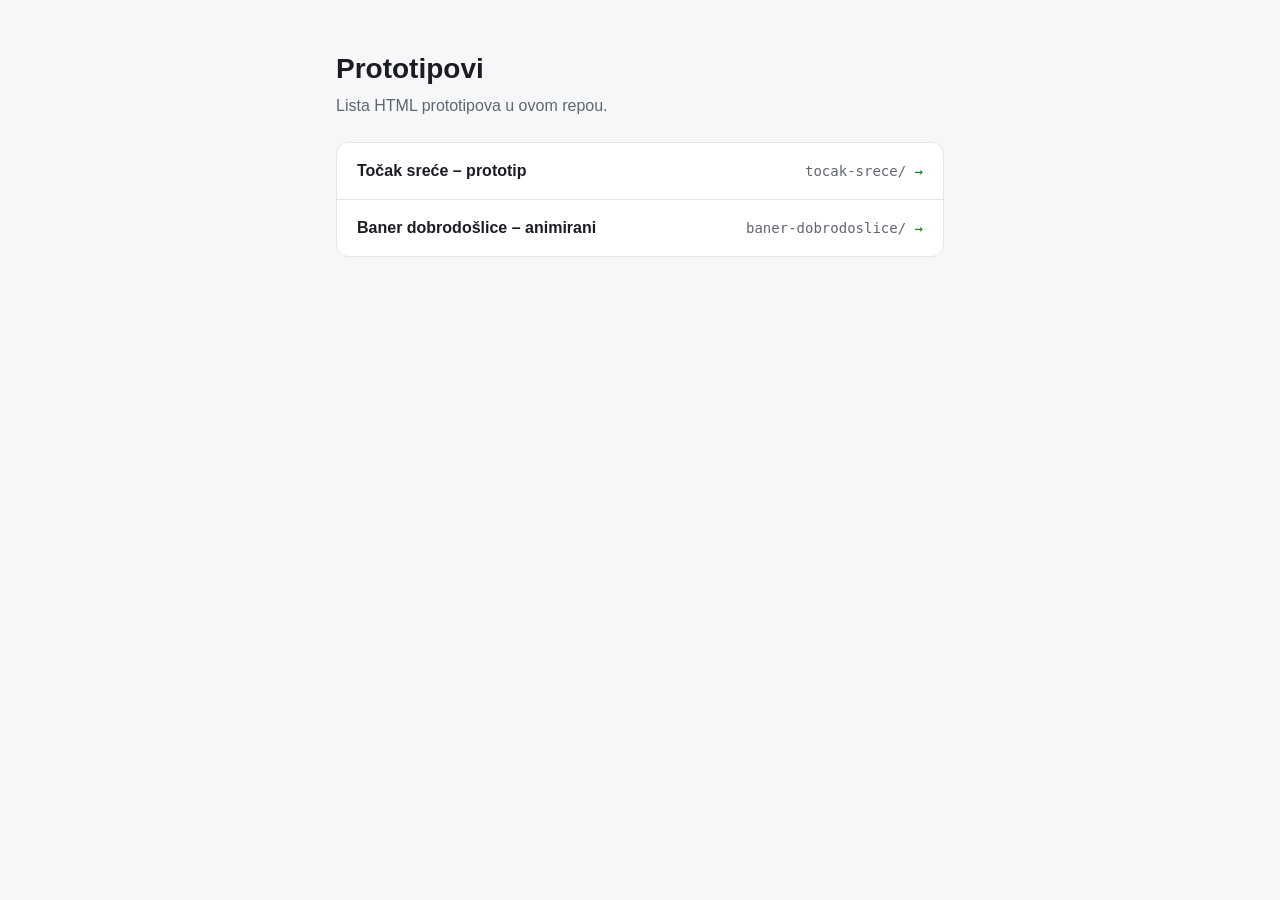
<file: index.html>
<!DOCTYPE html>
<html lang="sr">
<head>
  <meta charset="UTF-8">
  <meta name="viewport" content="width=device-width, initial-scale=1">
  <meta name="color-scheme" content="light dark">
  <title>Prototipovi</title>
  <style>
    :root {
      --bg: #f6f7f9;
      --surface: #ffffff;
      --text: #1a1d23;
      --muted: #5f6672;
      --border: #e2e5ea;
      --accent: #057d11;
      --hover: #f0f3f6;
    }
    @media (prefers-color-scheme: dark) {
      :root {
        --bg: #0f1216;
        --surface: #1a1f26;
        --text: #f2f4f7;
        --muted: #9aa3ae;
        --border: #2c333d;
        --accent: #78e483;
        --hover: #222932;
      }
    }
    * { box-sizing: border-box; }
    body {
      margin: 0;
      background: var(--bg);
      color: var(--text);
      font-family: -apple-system, BlinkMacSystemFont, "Segoe UI", Roboto, Helvetica, Arial, sans-serif;
      line-height: 1.5;
    }
    main {
      max-width: 640px;
      margin: 0 auto;
      padding: 48px 16px;
    }
    h1 {
      margin: 0 0 4px;
      font-size: 28px;
      font-weight: 700;
    }
    p {
      margin: 0 0 24px;
      color: var(--muted);
    }
    ul {
      list-style: none;
      margin: 0;
      padding: 0;
      background: var(--surface);
      border: 1px solid var(--border);
      border-radius: 12px;
      overflow: hidden;
    }
    li + li { border-top: 1px solid var(--border); }
    a {
      display: flex;
      justify-content: space-between;
      align-items: center;
      gap: 16px;
      padding: 16px 20px;
      color: var(--text);
      text-decoration: none;
    }
    a:hover, a:focus-visible { background: var(--hover); }
    a:focus-visible { outline: 2px solid var(--accent); outline-offset: -2px; }
    .name { font-weight: 600; }
    .path { color: var(--muted); font-size: 14px; font-family: ui-monospace, SFMono-Regular, Consolas, monospace; }
    .path::after { content: " →"; color: var(--accent); }
  </style>
</head>
<body>
  <main>
    <h1>Prototipovi</h1>
    <p>Lista HTML prototipova u ovom repou.</p>
    <ul>
      <li><a href="tocak-srece/"><span class="name">Točak sreće – prototip</span><span class="path">tocak-srece/</span></a></li>
      <li><a href="baner-dobrodoslice/"><span class="name">Baner dobrodošlice – animirani</span><span class="path">baner-dobrodoslice/</span></a></li>
    </ul>
  </main>
</body>
</html>
</file>
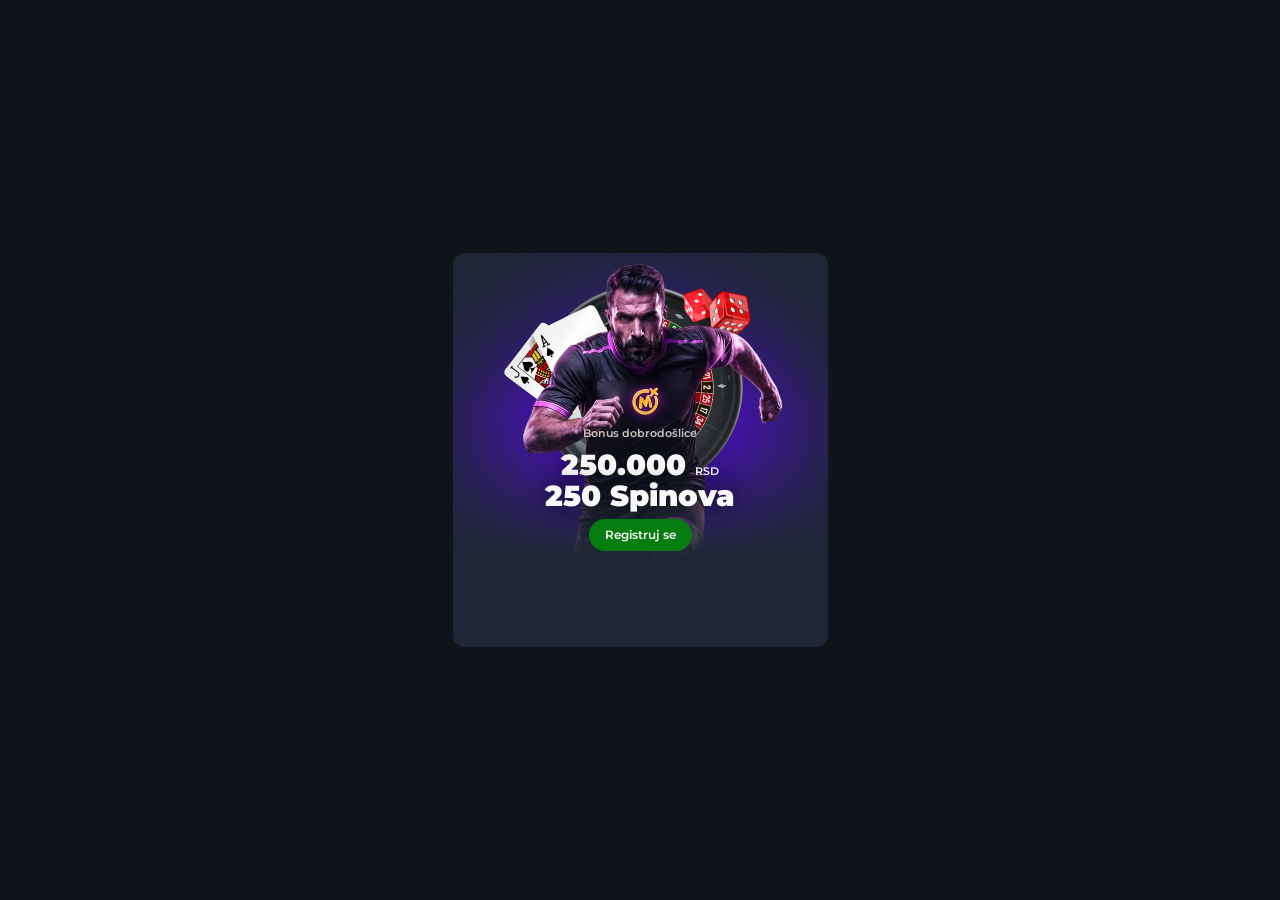
<file: baner-dobrodoslice/index.html>
<!doctype html>
<html lang="sr-Latn">
<head>
  <meta charset="utf-8" />
  <meta name="viewport" content="width=device-width, initial-scale=1" />
  <title>Bonus dobrodošlice</title>
  <link rel="stylesheet" href="banner.css" />
</head>
<body>
  <section class="banner" data-banner aria-label="Bonus dobrodošlice">
    <div class="layer bg" aria-hidden="true"></div>

    <div class="layer glow" aria-hidden="true">
      <img src="assets/glow.svg" alt="" />
    </div>

    <div class="casino" aria-hidden="true">
      <div class="layer rulet-wrap"><img class="rulet" src="assets/rulet.png" alt="" /></div>
      <img class="layer karte" src="assets/karte.svg" alt="" />
      <div class="layer kocke-wrap"><img class="kocke" src="assets/kocke.svg" alt="" /></div>
    </div>

    <div class="layer player-wrap" aria-hidden="true">
      <img class="player" src="assets/player.png" alt="" />
    </div>

    <div class="content">
      <p class="eyebrow">Bonus dobrodošlice</p>
      <h2 class="title">250.000 <span class="currency">RSD</span><br />250 Spinova</h2>
      <a class="cta" href="#">Registruj se</a>
    </div>
  </section>

  <script src="banner.js"></script>
</body>
</html>
</file>
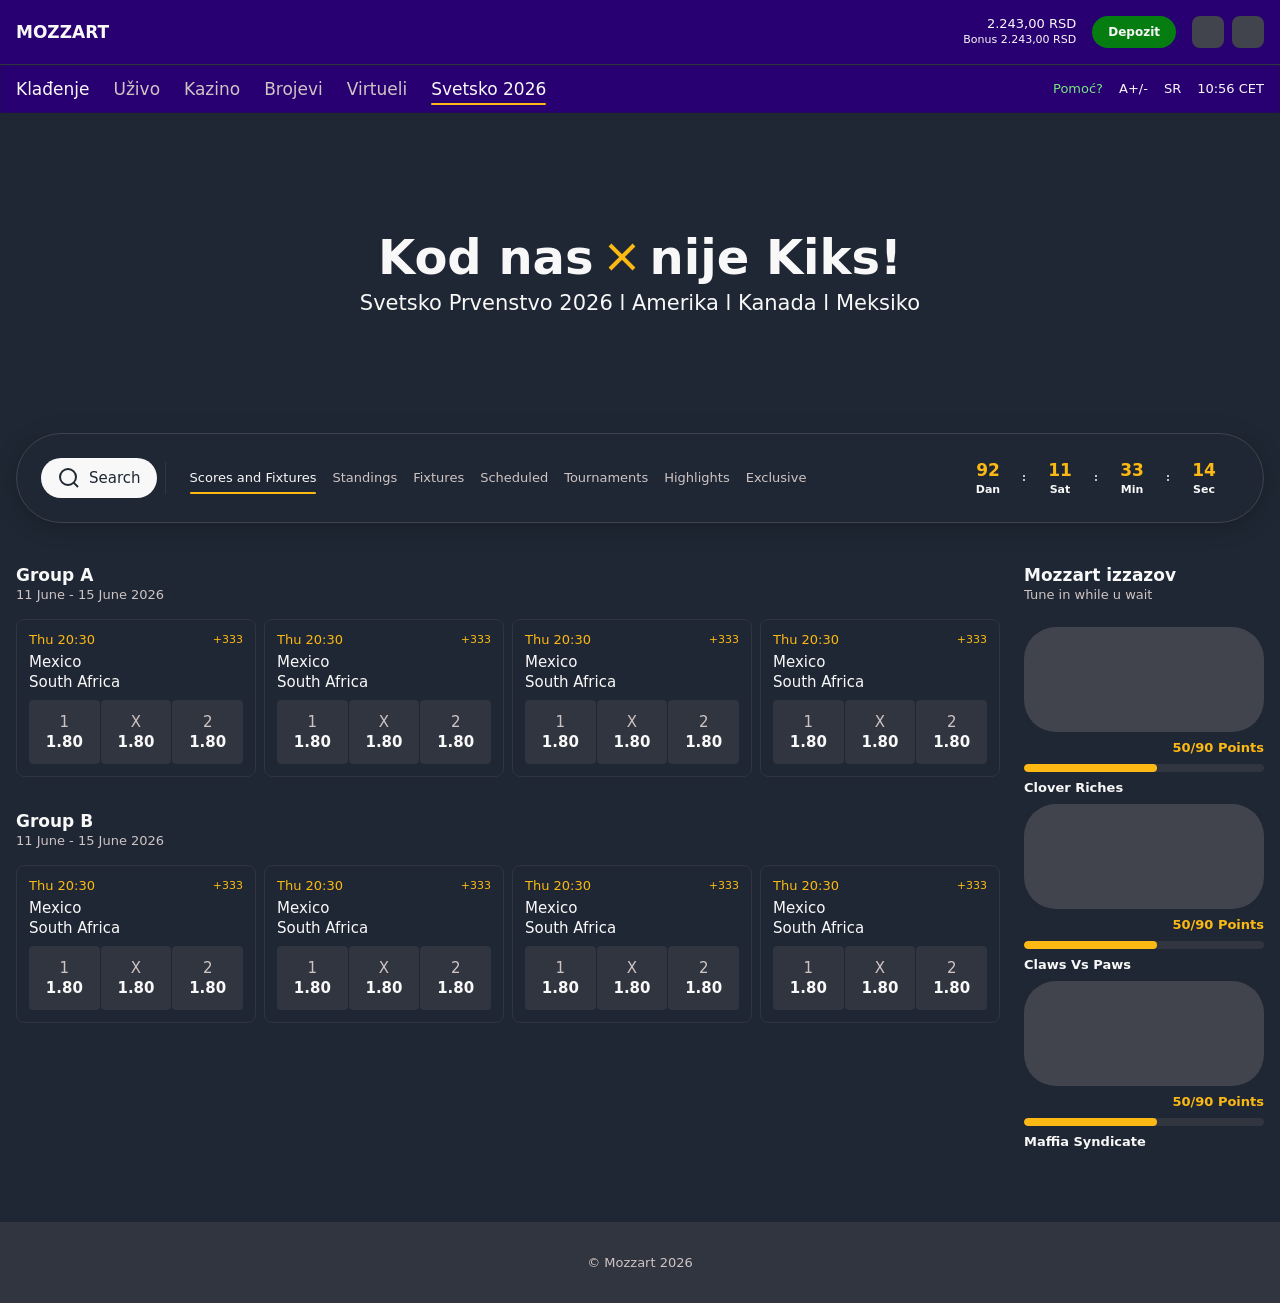
<file: kaizen_protos/index.html>
<!DOCTYPE html>
<html lang="sr">
<head>
  <meta charset="UTF-8">
  <meta name="viewport" content="width=device-width, initial-scale=1.0">
  <title>SP 2026 – Prototip 2</title>
  <link rel="stylesheet" href="tokens.css">
  <link rel="stylesheet" href="prototip2.css">
</head>
<body class="page">
  <header class="navigation">
    <div class="navigation__top">
      <div class="navigation__brand">
        <span class="navigation__logo">MOZZART</span>
      </div>
      <div class="navigation__actions">
        <div class="navigation__balance">
          <span class="navigation__balance-value">2.243,00 RSD</span>
          <span class="navigation__balance-bonus">Bonus 2.243,00 RSD</span>
        </div>
        <button type="button" class="button button--primary">Depozit</button>
        <div class="navigation__icons">
          <span class="navigation__icon" aria-hidden="true"></span>
          <span class="navigation__icon" aria-hidden="true"></span>
        </div>
      </div>
    </div>
    <div class="navigation__bottom">
      <nav class="navigation__tabs">
        <a href="#" class="navigation__tab navigation__tab--active">Klađenje</a>
        <a href="#" class="navigation__tab">Uživo</a>
        <a href="#" class="navigation__tab">Kazino</a>
        <a href="#" class="navigation__tab">Brojevi</a>
        <a href="#" class="navigation__tab">Virtueli</a>
        <a href="#" class="navigation__tab navigation__tab--highlight">Svetsko 2026</a>
      </nav>
      <div class="navigation__meta">
        <a href="#" class="navigation__link">Pomoć?</a>
        <span class="navigation__control">A+/-</span>
        <span class="navigation__lang">SR</span>
        <span class="navigation__time">10:56 CET</span>
      </div>
    </div>
  </header>

  <section class="hero">
    <div class="hero__mask"></div>
    <div class="hero__content">
      <h1 class="hero__title">
        Kod nas
        <span class="hero__title-icon" aria-hidden="true"></span>
        nije Kiks!
      </h1>
      <p class="hero__subtitle">Svetsko Prvenstvo 2026 l Amerika l Kanada l Meksiko</p>
    </div>
  </section>

  <section class="filters">
    <div class="filters__search">
      <span class="filters__search-icon" aria-hidden="true"></span>
      <span class="filters__search-placeholder">Search</span>
    </div>
    <div class="filters__tabs">
      <a href="#" class="filters__tab filters__tab--active">Scores and Fixtures</a>
      <a href="#" class="filters__tab">Standings</a>
      <a href="#" class="filters__tab">Fixtures</a>
      <a href="#" class="filters__tab">Scheduled</a>
      <a href="#" class="filters__tab">Tournaments</a>
      <a href="#" class="filters__tab">Highlights</a>
      <a href="#" class="filters__tab">Exclusive</a>
    </div>
    <div class="filters__countdown countdown">
      <div class="countdown__piece">
        <span class="countdown__value">92</span>
        <span class="countdown__label">Dan</span>
      </div>
      <div class="countdown__separator"></div>
      <div class="countdown__piece">
        <span class="countdown__value">11</span>
        <span class="countdown__label">Sat</span>
      </div>
      <div class="countdown__separator"></div>
      <div class="countdown__piece">
        <span class="countdown__value">33</span>
        <span class="countdown__label">Min</span>
      </div>
      <div class="countdown__separator"></div>
      <div class="countdown__piece">
        <span class="countdown__value">14</span>
        <span class="countdown__label">Sec</span>
      </div>
    </div>
  </section>

  <main class="main">
    <div class="main__content">
      <section class="groups">
        <article class="group">
          <header class="head-detail">
            <div class="head-detail__left">
              <h2 class="head-detail__title">Group A</h2>
              <p class="head-detail__date">11 June - 15 June 2026</p>
            </div>
          </header>
          <div class="group__cards">
            <article class="scroll-card">
              <div class="scroll-card__match">
                <div class="scroll-card__meta">
                  <span class="scroll-card__time">Thu 20:30</span>
                  <span class="scroll-card__more">+333</span>
                </div>
                <div class="scroll-card__teams">
                  <span class="scroll-card__team">Mexico</span>
                  <span class="scroll-card__team">South Africa</span>
                </div>
              </div>
              <div class="scroll-card__odds">
                <div class="scroll-card__odd">
                  <span class="scroll-card__odd-label">1</span>
                  <span class="scroll-card__odd-value">1.80</span>
                </div>
                <div class="scroll-card__odd">
                  <span class="scroll-card__odd-label">X</span>
                  <span class="scroll-card__odd-value">1.80</span>
                </div>
                <div class="scroll-card__odd">
                  <span class="scroll-card__odd-label">2</span>
                  <span class="scroll-card__odd-value">1.80</span>
                </div>
              </div>
            </article>
            <article class="scroll-card">
              <div class="scroll-card__match">
                <div class="scroll-card__meta">
                  <span class="scroll-card__time">Thu 20:30</span>
                  <span class="scroll-card__more">+333</span>
                </div>
                <div class="scroll-card__teams">
                  <span class="scroll-card__team">Mexico</span>
                  <span class="scroll-card__team">South Africa</span>
                </div>
              </div>
              <div class="scroll-card__odds">
                <div class="scroll-card__odd">
                  <span class="scroll-card__odd-label">1</span>
                  <span class="scroll-card__odd-value">1.80</span>
                </div>
                <div class="scroll-card__odd">
                  <span class="scroll-card__odd-label">X</span>
                  <span class="scroll-card__odd-value">1.80</span>
                </div>
                <div class="scroll-card__odd">
                  <span class="scroll-card__odd-label">2</span>
                  <span class="scroll-card__odd-value">1.80</span>
                </div>
              </div>
            </article>
            <article class="scroll-card">
              <div class="scroll-card__match">
                <div class="scroll-card__meta">
                  <span class="scroll-card__time">Thu 20:30</span>
                  <span class="scroll-card__more">+333</span>
                </div>
                <div class="scroll-card__teams">
                  <span class="scroll-card__team">Mexico</span>
                  <span class="scroll-card__team">South Africa</span>
                </div>
              </div>
              <div class="scroll-card__odds">
                <div class="scroll-card__odd">
                  <span class="scroll-card__odd-label">1</span>
                  <span class="scroll-card__odd-value">1.80</span>
                </div>
                <div class="scroll-card__odd">
                  <span class="scroll-card__odd-label">X</span>
                  <span class="scroll-card__odd-value">1.80</span>
                </div>
                <div class="scroll-card__odd">
                  <span class="scroll-card__odd-label">2</span>
                  <span class="scroll-card__odd-value">1.80</span>
                </div>
              </div>
            </article>
            <article class="scroll-card">
              <div class="scroll-card__match">
                <div class="scroll-card__meta">
                  <span class="scroll-card__time">Thu 20:30</span>
                  <span class="scroll-card__more">+333</span>
                </div>
                <div class="scroll-card__teams">
                  <span class="scroll-card__team">Mexico</span>
                  <span class="scroll-card__team">South Africa</span>
                </div>
              </div>
              <div class="scroll-card__odds">
                <div class="scroll-card__odd">
                  <span class="scroll-card__odd-label">1</span>
                  <span class="scroll-card__odd-value">1.80</span>
                </div>
                <div class="scroll-card__odd">
                  <span class="scroll-card__odd-label">X</span>
                  <span class="scroll-card__odd-value">1.80</span>
                </div>
                <div class="scroll-card__odd">
                  <span class="scroll-card__odd-label">2</span>
                  <span class="scroll-card__odd-value">1.80</span>
                </div>
              </div>
            </article>
          </div>
        </article>

        <article class="group">
          <header class="head-detail">
            <div class="head-detail__left">
              <h2 class="head-detail__title">Group B</h2>
              <p class="head-detail__date">11 June - 15 June 2026</p>
            </div>
          </header>
          <div class="group__cards">
            <article class="scroll-card">
              <div class="scroll-card__match">
                <div class="scroll-card__meta">
                  <span class="scroll-card__time">Thu 20:30</span>
                  <span class="scroll-card__more">+333</span>
                </div>
                <div class="scroll-card__teams">
                  <span class="scroll-card__team">Mexico</span>
                  <span class="scroll-card__team">South Africa</span>
                </div>
              </div>
              <div class="scroll-card__odds">
                <div class="scroll-card__odd"><span class="scroll-card__odd-label">1</span><span class="scroll-card__odd-value">1.80</span></div>
                <div class="scroll-card__odd"><span class="scroll-card__odd-label">X</span><span class="scroll-card__odd-value">1.80</span></div>
                <div class="scroll-card__odd"><span class="scroll-card__odd-label">2</span><span class="scroll-card__odd-value">1.80</span></div>
              </div>
            </article>
            <article class="scroll-card">
              <div class="scroll-card__match">
                <div class="scroll-card__meta">
                  <span class="scroll-card__time">Thu 20:30</span>
                  <span class="scroll-card__more">+333</span>
                </div>
                <div class="scroll-card__teams">
                  <span class="scroll-card__team">Mexico</span>
                  <span class="scroll-card__team">South Africa</span>
                </div>
              </div>
              <div class="scroll-card__odds">
                <div class="scroll-card__odd"><span class="scroll-card__odd-label">1</span><span class="scroll-card__odd-value">1.80</span></div>
                <div class="scroll-card__odd"><span class="scroll-card__odd-label">X</span><span class="scroll-card__odd-value">1.80</span></div>
                <div class="scroll-card__odd"><span class="scroll-card__odd-label">2</span><span class="scroll-card__odd-value">1.80</span></div>
              </div>
            </article>
            <article class="scroll-card">
              <div class="scroll-card__match">
                <div class="scroll-card__meta">
                  <span class="scroll-card__time">Thu 20:30</span>
                  <span class="scroll-card__more">+333</span>
                </div>
                <div class="scroll-card__teams">
                  <span class="scroll-card__team">Mexico</span>
                  <span class="scroll-card__team">South Africa</span>
                </div>
              </div>
              <div class="scroll-card__odds">
                <div class="scroll-card__odd"><span class="scroll-card__odd-label">1</span><span class="scroll-card__odd-value">1.80</span></div>
                <div class="scroll-card__odd"><span class="scroll-card__odd-label">X</span><span class="scroll-card__odd-value">1.80</span></div>
                <div class="scroll-card__odd"><span class="scroll-card__odd-label">2</span><span class="scroll-card__odd-value">1.80</span></div>
              </div>
            </article>
            <article class="scroll-card">
              <div class="scroll-card__match">
                <div class="scroll-card__meta">
                  <span class="scroll-card__time">Thu 20:30</span>
                  <span class="scroll-card__more">+333</span>
                </div>
                <div class="scroll-card__teams">
                  <span class="scroll-card__team">Mexico</span>
                  <span class="scroll-card__team">South Africa</span>
                </div>
              </div>
              <div class="scroll-card__odds">
                <div class="scroll-card__odd"><span class="scroll-card__odd-label">1</span><span class="scroll-card__odd-value">1.80</span></div>
                <div class="scroll-card__odd"><span class="scroll-card__odd-label">X</span><span class="scroll-card__odd-value">1.80</span></div>
                <div class="scroll-card__odd"><span class="scroll-card__odd-label">2</span><span class="scroll-card__odd-value">1.80</span></div>
              </div>
            </article>
          </div>
        </article>
      </section>
    </div>

    <aside class="sidebar">
      <header class="sidebar__header head-detail">
        <div class="head-detail__left">
          <h2 class="head-detail__title">Mozzart izzazov</h2>
          <p class="head-detail__date">Tune in while u wait</p>
        </div>
      </header>
      <div class="sidebar__cards">
        <article class="latest-win-card">
          <div class="latest-win-card__image"></div>
          <div class="latest-win-card__body">
            <p class="latest-win-card__points">50/90 Points</p>
            <div class="latest-win-card__progress progress-bar">
              <div class="progress-bar__track">
                <div class="progress-bar__fill"></div>
              </div>
            </div>
            <p class="latest-win-card__title">Clover Riches</p>
          </div>
        </article>
        <article class="latest-win-card">
          <div class="latest-win-card__image"></div>
          <div class="latest-win-card__body">
            <p class="latest-win-card__points">50/90 Points</p>
            <div class="latest-win-card__progress progress-bar">
              <div class="progress-bar__track">
                <div class="progress-bar__fill"></div>
              </div>
            </div>
            <p class="latest-win-card__title">Claws Vs Paws</p>
          </div>
        </article>
        <article class="latest-win-card">
          <div class="latest-win-card__image"></div>
          <div class="latest-win-card__body">
            <p class="latest-win-card__points">50/90 Points</p>
            <div class="latest-win-card__progress progress-bar">
              <div class="progress-bar__track">
                <div class="progress-bar__fill"></div>
              </div>
            </div>
            <p class="latest-win-card__title">Maffia Syndicate</p>
          </div>
        </article>
      </div>
    </aside>
  </main>

  <footer class="footer">
    <div class="footer__inner">
      <p class="footer__copy">© Mozzart 2026</p>
    </div>
  </footer>
</body>
</html>
</file>
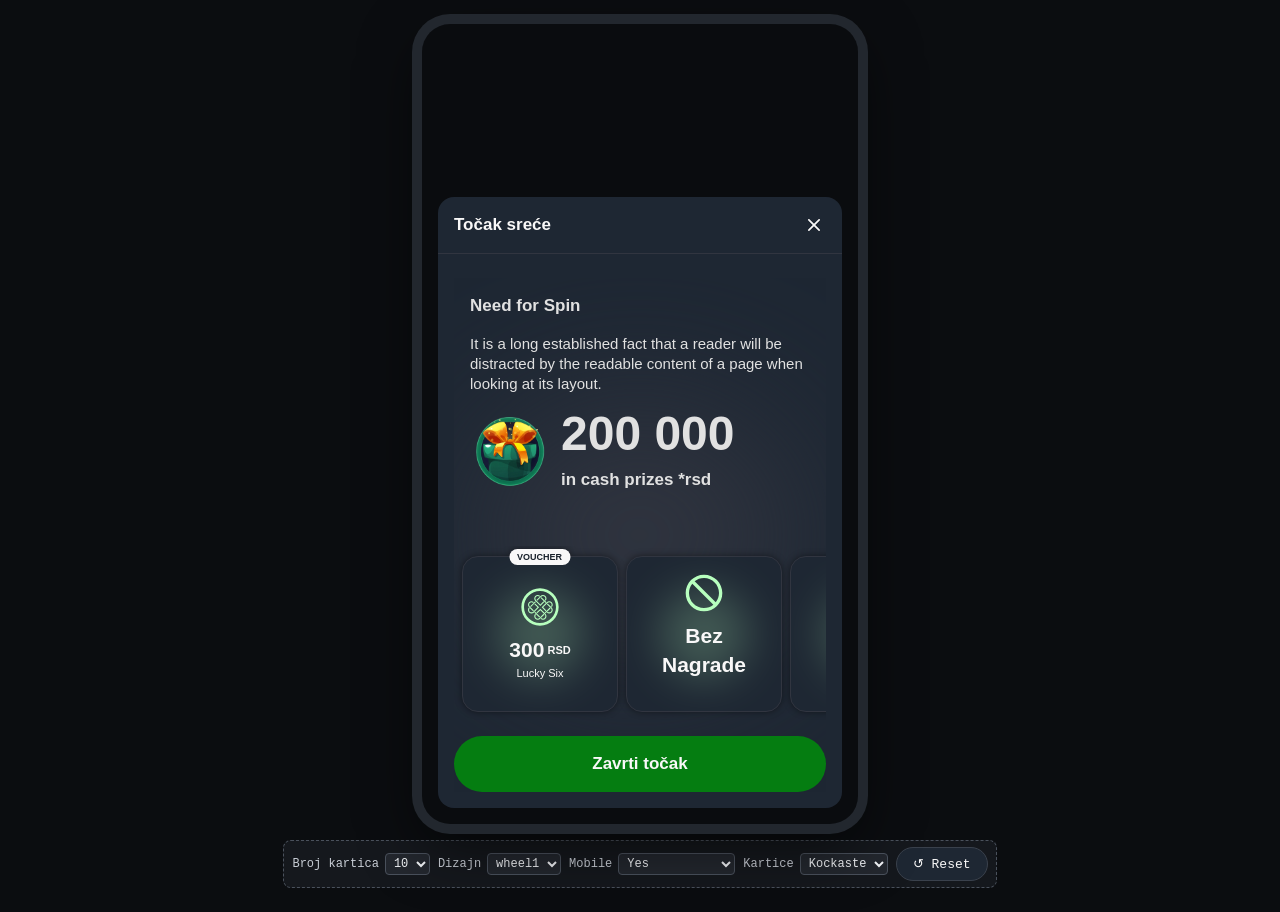
<file: tocak-srece/index.html>
<!DOCTYPE html>
<html lang="sr">
<head>
  <meta charset="UTF-8">
  <meta name="viewport" content="width=device-width, initial-scale=1, viewport-fit=cover">
  <!-- Boja status bara / trake browsera na telefonu; script.js je menja (wheel2 → #280071) -->
  <meta name="theme-color" content="#1a1f26" id="themeColor">
  <title>Točak sreće – prototip</title>
  <link rel="stylesheet" href="style.css">
</head>
<body>
  <main class="stage">
    <!-- Okvir: mobile 436×800 (6373:16934) ili desktop (lobby 6373:8047, dijalog 768px) -->
    <div class="phone" id="phone">
      <div class="overlay">

        <!-- Dijalog: Točak sreće -->
        <section class="dialog" id="wheelDialog" role="dialog" aria-modal="true" aria-labelledby="wheelDialogTitle">
          <header class="dialog__header">
            <h2 class="dialog__title" id="wheelDialogTitle">Točak sreće</h2>
            <button class="dialog__close" type="button" data-close aria-label="Zatvori">
              <img src="assets/close.svg" alt="" width="24" height="24">
            </button>
          </header>

          <div class="dialog__slot">
            <div class="wheel">
              <!-- Ellipse 219: ambijentalni sjaj iza točka (6418:8206) -->
              <span class="wheel__glow" aria-hidden="true"><img src="assets/wheel-glow.svg" alt=""></span>

              <!-- .wheel_text – zajednička komponenta za oba dizajna -->
              <div class="lead">
                <div class="lead__head">
                  <p class="lead__title">Need for Spin</p>
                </div>
                <p class="lead__body">It is a long established fact that a reader will be distracted by the readable content of a page when looking at its layout.</p>
                <div class="lead__prize">
                  <img class="lead__gift" src="assets/gift.png" width="81" height="80" alt="">
                  <div class="lead__prize-text">
                    <p class="lead__amount">200 000</p>
                    <p class="lead__caption">in cash prizes *rsd</p>
                  </div>
                </div>
              </div>

              <!-- .wheel_roller -->
              <div class="roller" id="roller">
                <div class="roller__viewport" id="viewport">
                  <div class="roller__track" id="track"></div>
                </div>
                <button class="btn btn--primary btn--lg" id="spinBtn" type="button">Zavrti točak</button>
              </div>
            </div>
          </div>
        </section>

        <!-- Wheel 2: kružni točak (Figma 6427:11926). Prsten sa karticama se okreće, centar (SPIN + strelica) stoji. -->
        <section class="dialog2" id="wheel2Dialog" role="dialog" aria-modal="true" aria-labelledby="w2Title" hidden>
          <!-- Pozadina (option10): surface/nav-primary + slika igre pod maskom (Mask group 6443:16736) -->
          <div class="w2-bg" aria-hidden="true">
            <!-- Desktop: Ellipse 219 – zamućen ljubičasti sjaj (samo na Mobile = No) -->
            <span class="w2-bg__glow"><img src="assets/w2/glow-dt.svg" alt=""></span>
            <span class="w2-bg__game"><img src="assets/w2/bg-game.jpg" alt=""></span>
            <!-- Wheel3 mobile (6550:11885): oblaci (Mask group 6546:8628) i Zevs iza točka (zevs 6569:12758) -->
            <span class="w2-bg__clouds"><img src="assets/w2/bg-zeus.jpg" alt=""></span>
            <span class="w2-zeus"><img class="w2-zeus__shadow" src="assets/w2/zeus-shadow.svg" alt=""><img class="w2-zeus__img" src="assets/w2/zeus.png" alt=""></span>
          </div>

          <!-- Lead tekst – ista komponenta .wheel_text kao na wheel1, ovde sa X u naslovu -->
          <div class="lead lead--w2">
            <div class="lead__head">
              <h2 class="lead__title" id="w2Title">Mozzart Točak Sreće</h2>
              <button class="lead__close" type="button" data-close aria-label="Zatvori">
                <img src="assets/close-w2.svg" alt="" width="24" height="24">
              </button>
            </div>
            <p class="lead__body">It is a long established fact that a reader will be distracted by the readable content<span class="lead__more"> of a page when looking at its layout</span>.</p>
            <div class="lead__prize">
              <img class="lead__gift" src="assets/gift.png" width="81" height="80" alt="">
              <div class="lead__prize-text">
                <p class="lead__amount">200.000</p>
                <p class="lead__caption">in cash prizes *rsd</p>
              </div>
            </div>
          </div>

          <!-- wheel 737.58×737.58; slojevi centra – inset vrednosti (%) iz Figme -->
          <div class="w2-wheel">
            <div class="w2-ring" id="ring"></div>
            <div class="w2-hub" aria-hidden="true">
              <span class="w2-layer" style="inset:31.64%"><span class="w2-fill" style="inset:-4.51%"><img src="assets/w2/hub-e4.svg" alt=""></span></span>
              <span class="w2-layer" style="inset:37.15%"><span class="w2-fill" style="inset:0"><img class="is-flipped" src="assets/w2/hub-e5.svg" alt=""></span></span>
              <span class="w2-layer" style="inset:37.15%"><span class="w2-fill" style="inset:0"><img class="is-flipped" src="assets/w2/hub-e10.svg" alt=""></span></span>
              <span class="w2-layer" style="inset:39.55%"><span class="w2-fill" style="inset:-18.52%"><img src="assets/w2/hub-e6.svg" alt=""></span></span>
              <span class="w2-layer w2-layer--btn" style="inset:40.4%"><span class="w2-fill" style="inset:-10.64%"><img src="assets/w2/hub-e7.svg" alt=""></span></span>
              <span class="w2-layer w2-layer--btn" style="inset:40.54% 43.86% 50.99% 43.79%"><span class="w2-fill" style="inset:-10.42% -7.14%"><img src="assets/w2/hub-e8.svg" alt=""></span></span>
              <span class="w2-layer w2-layer--btn" style="inset:40.54% 46.68% 54.87% 46.61%"><span class="w2-fill" style="inset:-34.62% -23.68%"><img src="assets/w2/hub-e9.svg" alt=""></span></span>
              <span class="w2-hub__label" id="hubLabel">spin</span>
              <span class="w2-layer" style="inset:32.98% 48.16% 63.34% 48.16%"><span class="w2-fill" style="inset:-70% -64.65% -50% -64.65%"><img src="assets/w2/hub-pointer.svg" alt=""></span></span>
              <span class="w2-layer w2-layer--btn" style="inset:41.53%"><span class="w2-fill" style="inset:-3.33%"><img class="is-flipped" src="assets/w2/hub-e11.svg" alt=""></span></span>
            </div>
            <!-- Wheel3 mobile: ljubičasti centar "spinner" (6573:14760); inset vrednosti (%) u okviru spinnera -->
            <div class="w2-hub3" aria-hidden="true">
              <span class="w2-layer" style="inset:0"><span class="w2-fill" style="inset:-4.51%"><img src="assets/w2/hub3-base.svg" alt=""></span></span>
              <span class="w2-layer" style="inset:14.23%"><span class="w2-fill" style="inset:-23.66%"><img src="assets/w2/hub3-glow.svg" alt=""></span></span>
              <span class="w2-layer w2-layer--btn" style="inset:23.85%"><span class="w2-fill" style="inset:-10.64%"><img src="assets/w2/hub3-e7.svg" alt=""></span></span>
              <span class="w2-layer w2-layer--btn" style="inset:24.23% 33.27% 52.69% 33.08%"><span class="w2-fill" style="inset:-10.42% -7.14%"><img src="assets/w2/hub3-e8.svg" alt=""></span></span>
              <span class="w2-layer w2-layer--btn" style="inset:24.23% 40.96% 63.27% 40.77%"><span class="w2-fill" style="inset:-34.62% -23.68%"><img src="assets/w2/hub3-e9.svg" alt=""></span></span>
              <span class="w2-hub__label w2-hub3__label">spin</span>
              <span class="w2-layer" style="inset:3.67% 45% 86.33% 45%"><span class="w2-fill" style="inset:-70% -64.65% -50% -64.65%"><img src="assets/w2/hub3-pointer.svg" alt=""></span></span>
              <span class="w2-layer w2-layer--btn" style="inset:26.92%"><span class="w2-fill" style="inset:-3.33%"><img class="is-flipped" src="assets/w2/hub3-e11.svg" alt=""></span></span>
            </div>
            <button class="w2-hub__btn" id="hubBtn" type="button" aria-label="Zavrti točak"></button>
          </div>

          <!-- Ukrasna grafika iznad točka (ne okreće se, ne hvata klik) -->
          <span class="w2-deco w2-deco--wheel" aria-hidden="true"><img src="assets/w2/deco-wheel.png" alt=""></span>
          <span class="w2-deco w2-deco--x3" aria-hidden="true"><img src="assets/w2/deco-x3.png" alt=""></span>
          <span class="w2-deco w2-deco--x2" aria-hidden="true"><img src="assets/w2/deco-x2.png" alt=""></span>
        </section>

        <!-- Dijalog: rezultat (mobile 6373:16801 – fiksiran na dno; desktop 6373:12421 – 400px, centriran) -->
        <section class="dialog dialog--notice" id="resultDialog" role="dialog" aria-modal="true" aria-labelledby="resultTitle" hidden>
          <header class="dialog__header">
            <h2 class="dialog__title">Točak sreće</h2>
            <button class="dialog__close" type="button" data-close aria-label="Zatvori">
              <img src="assets/close.svg" alt="" width="24" height="24">
            </button>
          </header>
          <div class="dialog__slot">
            <div class="result-text">
              <p class="result-text__title" id="resultTitle">Čestitamo</p>
              <p class="result-text__body" id="resultBody"></p>
            </div>
          </div>
          <div class="dialog__footer">
            <button class="btn btn--primary btn--lg" id="okBtn" type="button">U redu</button>
          </div>
        </section>

      </div>
    </div>

    <!-- Dev kontrole (nisu deo dizajna) -->
    <div class="dev-panel" id="devPanel">
      <!-- Traka: Reset je uvek vidljiv; na telefonu su ostale kontrole sklopljene iza "Kontrole" -->
      <div class="dev-panel__bar">
        <button class="dev-reset" id="resetBtn" type="button">↺ Reset</button>
        <button class="dev-toggle" id="devToggle" type="button" aria-expanded="false" aria-controls="devBody">⚙ Kontrole</button>
      </div>
      <div class="dev-panel__body" id="devBody">
      <label class="dev-field">
        <span class="dev-field__label">Broj kartica</span>
        <select class="dev-select" id="cardsSelect">
          <option value="2">2</option>
          <option value="3">3</option>
          <option value="4">4</option>
          <option value="5">5</option>
          <option value="6">6</option>
          <option value="7">7</option>
          <option value="8">8</option>
          <option value="9">9</option>
          <option value="10" selected>10</option>
        </select>
      </label>
      <label class="dev-field">
        <span class="dev-field__label">Dizajn</span>
        <select class="dev-select" id="designSelect">
          <option value="1" selected>wheel1</option>
          <option value="2">wheel2</option>
          <option value="3">wheel3</option>
        </select>
      </label>
      <label class="dev-field">
        <span class="dev-field__label">Mobile</span>
        <select class="dev-select" id="mobileSelect">
          <option value="yes" selected>Yes</option>
          <option value="no">No (desktop)</option>
        </select>
      </label>
      <label class="dev-field">
        <span class="dev-field__label">Kartice</span>
        <select class="dev-select" id="shapeSelect">
          <option value="square" selected>Kockaste</option>
          <option value="round">Okrugle</option>
        </select>
      </label>
      </div>
    </div>
  </main>

  <script src="script.js"></script>
</body>
</html>
</file>
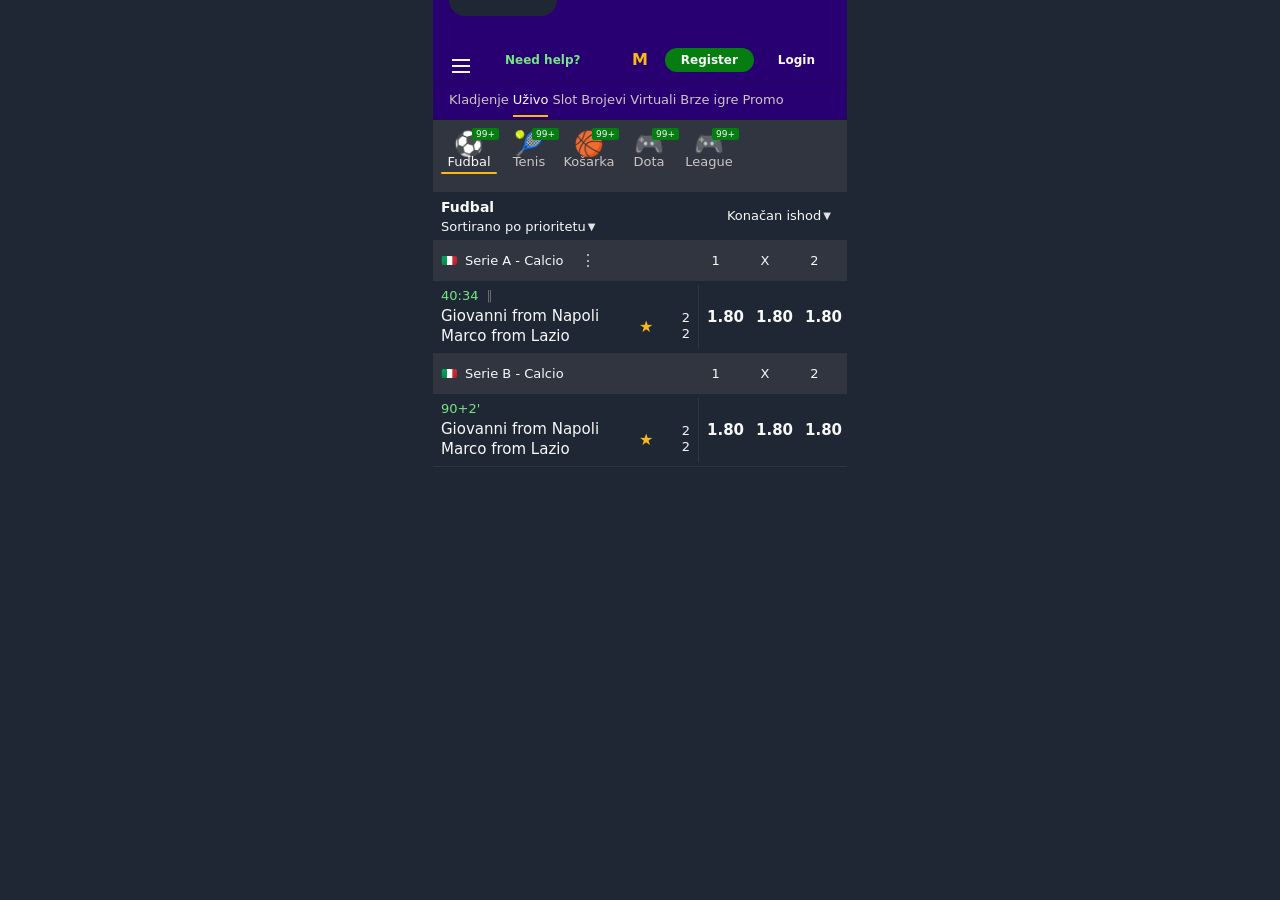
<file: kaizen_protos/slipTimeTicking.html>
<!DOCTYPE html>
<html lang="sr">
<head>
  <meta charset="UTF-8">
  <meta name="viewport" content="width=device-width, initial-scale=1.0">
  <title>Uživo – Kaizen</title>
  <link rel="stylesheet" href="tokens.css">
  <link rel="stylesheet" href="slipTimeTicking.css">
</head>
<body>
  <!-- Figma: mobile apps (node 6171:10777) -->
  <div class="app" data-node-id="6171:10777">
    <!-- Navigation (6171:10778) -->
    <header class="nav" data-node-id="6171:10778">
      <div class="nav-top-row">
        <div class="nav-notch"></div>
      </div>
      <div class="nav-main-row">
        <div class="nav-left">
          <button type="button" class="btn-icon btn-burger" aria-label="Meni" data-node-id="burger">
            <span class="icon-hamburger"></span>
          </button>
          <a href="#" class="nav-link-tertiary">Need help?</a>
        </div>
        <div class="nav-right">
          <button type="button" class="btn btn-primary">Register</button>
          <a href="#" class="btn btn-tertiary">Login</a>
        </div>
        <div class="nav-logo">
          <span class="logo-letter" aria-hidden="true">M</span>
        </div>
      </div>
      <div class="nav-tabs">
        <a href="#" class="tab">Kladjenje</a>
        <a href="#" class="tab tab--active">Uživo</a>
        <a href="#" class="tab">Slot</a>
        <a href="#" class="tab">Brojevi</a>
        <a href="#" class="tab">Virtuali</a>
        <a href="#" class="tab">Brze igre</a>
        <a href="#" class="tab">Promo</a>
      </div>
    </header>

    <!-- Sport filters (6171:10779) -->
    <div class="sport-filters" data-node-id="6171:10779">
      <a href="#" class="sport-item sport-item--active">
        <span class="sport-icon">⚽</span>
        <span class="sport-name">Fudbal</span>
        <span class="sport-line"></span>
        <span class="sport-badge">99+</span>
      </a>
      <a href="#" class="sport-item">
        <span class="sport-icon">🎾</span>
        <span class="sport-name">Tenis</span>
        <span class="sport-badge">99+</span>
      </a>
      <a href="#" class="sport-item">
        <span class="sport-icon">🏀</span>
        <span class="sport-name">Košarka</span>
        <span class="sport-badge">99+</span>
      </a>
      <a href="#" class="sport-item">
        <span class="sport-icon">🎮</span>
        <span class="sport-name">Dota</span>
        <span class="sport-badge">99+</span>
      </a>
      <a href="#" class="sport-item">
        <span class="sport-icon">🎮</span>
        <span class="sport-name">League</span>
        <span class="sport-badge">99+</span>
      </a>
    </div>

    <!-- Content (6171:10781) -->
    <main class="content" data-node-id="6171:10781">
      <div class="content-inner">
        <!-- SportHeader (6171:10782) -->
        <section class="sport-header" data-node-id="6171:10782">
          <div class="sport-header-row">
            <div class="sport-header-left">
              <h2 class="sport-title">Fudbal</h2>
              <button type="button" class="dropdown-activator">
                Sortirano po prioritetu
                <span class="dropdown-arrow">▼</span>
              </button>
            </div>
            <button type="button" class="dropdown-activator dropdown-activator--right">
              Konačan ishod
              <span class="dropdown-arrow">▼</span>
            </button>
          </div>
        </section>

        <!-- Serie A - league row + match -->
        <div class="league-row" data-name="leagueRow">
          <div class="league-name-cell">
            <span class="league-flag" aria-hidden="true">🇮🇹</span>
            <span class="league-name">Serie A - Calcio</span>
            <button type="button" class="league-ms" aria-label="Opcije">⋮</button>
          </div>
          <div class="league-odds-headers">
            <span>1</span>
            <span>X</span>
            <span>2</span>
          </div>
        </div>
        <div class="match-row" data-name="matchrow">
          <div class="match-cell">
            <div class="match-details">
              <time class="match-time match-time--live" id="timer-match-1" datetime="PT40M33S">40:33</time>
              <span class="match-pbp" aria-hidden="true">‖</span>
            </div>
            <div class="match-participants">
              <div class="match-participant-col">
                <div class="match-participant-row">
                  <span class="match-participant-name">Giovanni from Napoli</span>
                </div>
                <div class="match-participant-row">
                  <span class="match-participant-name">Marco from Lazio</span>
                </div>
              </div>
              <div class="match-meta">
                <button type="button" class="btn-fav" aria-label="Favorit">★</button>
                <div class="match-results-inline">
                  <span class="match-result">2</span>
                  <span class="match-result">2</span>
                </div>
              </div>
            </div>
          </div>
          <div class="odds-cell">
            <button type="button" class="odd-btn">1.80</button>
            <button type="button" class="odd-btn">1.80</button>
            <button type="button" class="odd-btn">1.80</button>
          </div>
        </div>

        <!-- Serie B - league row + match (90+2 statično) -->
        <div class="league-row" data-name="leagueRow">
          <div class="league-name-cell">
            <span class="league-flag" aria-hidden="true">🇮🇹</span>
            <span class="league-name">Serie B - Calcio</span>
          </div>
          <div class="league-odds-headers">
            <span>1</span>
            <span>X</span>
            <span>2</span>
          </div>
        </div>
        <div class="match-row" data-name="matchrow">
          <div class="match-cell">
            <div class="match-details">
              <span class="match-time match-time--static">90+2'</span>
            </div>
            <div class="match-participants">
              <div class="match-participant-col">
                <div class="match-participant-row">
                  <span class="match-participant-name">Giovanni from Napoli</span>
                </div>
                <div class="match-participant-row">
                  <span class="match-participant-name">Marco from Lazio</span>
                </div>
              </div>
              <div class="match-meta">
                <button type="button" class="btn-fav" aria-label="Favorit">★</button>
                <div class="match-results-inline">
                  <span class="match-result">2</span>
                  <span class="match-result">2</span>
                </div>
              </div>
            </div>
          </div>
          <div class="odds-cell">
            <button type="button" class="odd-btn">1.80</button>
            <button type="button" class="odd-btn">1.80</button>
            <button type="button" class="odd-btn">1.80</button>
          </div>
        </div>
      </div>
    </main>
  </div>

  <script>
    (function () {
      var el = document.getElementById('timer-match-1');
      if (!el) return;
      var totalSeconds = 40 * 60 + 33;
      function pad(n) { return (n < 10 ? '0' : '') + n; }
      function tick() {
        var m = Math.floor(totalSeconds / 60);
        var s = totalSeconds % 60;
        el.textContent = pad(m) + ':' + pad(s);
        totalSeconds += 1;
      }
      tick();
      setInterval(tick, 1000);
    })();
  </script>
</body>
</html>
</file>
<file: baner-dobrodoslice/banner.css>
/* Banner dobrodošlice — Figma: HomeDiscovery / node 1009:11386 */
@import url("https://fonts.googleapis.com/css2?family=Montserrat:wght@600;900&display=swap");

:root {
  --surface-bg: #1e2733;
  --text-primary: #f9f8f8;
  --text-secondary: #cfc4c4;
  --btn-primary: #057d11;
  --btn-text: #f9f8f8;
  --radius-md: 12px;
  --radius-xl: 24px;
  --rhythm-s: 8px;
  --rhythm-md: 16px;
  --font: "Proxima Nova", "Montserrat", system-ui, sans-serif;
}

* { box-sizing: border-box; margin: 0; }

body {
  min-height: 100vh;
  display: grid;
  place-items: center;
  background: #0f141b;
  font-family: var(--font);
}

/* ---------- Banner shell ---------- */
.banner {
  position: relative;
  isolation: isolate;
  width: 375px;
  height: 394px;
  overflow: hidden;
  border-radius: var(--radius-md);
  background: var(--surface-bg);
  display: flex;
  flex-direction: column;
  align-items: center;
  justify-content: flex-end;
}

.layer { position: absolute; }

/* bg ljubičasti gradijent (z 1) */
.bg {
  z-index: 1;
  left: 0;
  top: 241.56px;
  width: 748.239px;
  height: 237.441px;
  background: linear-gradient(to top, #280071 0%, rgba(80, 40, 153, 0) 93.277%);
}

/* glow elipsa (z 2) */
.glow {
  z-index: 2;
  left: calc(50% + 0.14px);
  top: 79.1px;
  width: 309.272px;
  height: 295.305px;
  transform: translateX(-50%);
}
.glow img {
  position: absolute;
  left: -41.29%;
  top: -43.24%;
  width: 182.58%;
  height: 186.48%;
  max-width: none;
}

/* casino elementi (z 3) */
.casino { z-index: 3; position: absolute; inset: 0; }

.rulet-wrap {
  left: -41.3px; top: -95.04px;
  width: 458.485px; height: 458.094px;
  display: flex; align-items: center; justify-content: center;
}
.rulet {
  width: 338.254px; height: 337.273px;
  object-fit: cover;
  transform: matrix(0.87779, 0.479045, -0.479045, 0.87779, 0, 0);
}

.karte {
  left: 44px; top: 35px;
  width: 169px; height: 169px;
}

.kocke-wrap {
  left: 222px; top: 15.44px;
  width: 86.276px; height: 78.23px;
  display: flex; align-items: center; justify-content: center;
}
.kocke {
  width: 71.205px; height: 49.222px;
  transform: matrix(0.866025, 0.5, 0.5, -0.866025, 0, 0);
}

/* igrač (z 4) */
.player-wrap {
  z-index: 4;
  left: -18.71px; top: -39.04px;
  width: 453.655px; height: 587.653px;
  display: flex; align-items: center; justify-content: center;
}
.player {
  width: 392.176px; height: 545.267px;
  object-fit: cover;
  transform: matrix(-0.993043, 0.117753, 0.117753, 0.993043, 0, 0);
}

/* tekst + CTA (z 5) */
.content {
  position: relative;
  z-index: 5;
  width: 375px;
  padding: 16px 16px 96px;
  display: flex;
  flex-direction: column;
  align-items: center;
  gap: var(--rhythm-s);
  border-radius: var(--radius-md);
  background: linear-gradient(to top, var(--surface-bg) 37.402%, rgba(30, 39, 51, 0));
}

.eyebrow {
  font-size: 11px;
  line-height: 16px;
  font-weight: 600;
  color: var(--text-secondary);
  white-space: nowrap;
}

.title {
  width: 227px;
  text-align: center;
  font-weight: 900;
  font-size: 29px;
  line-height: 31px;
  color: var(--text-primary);
  text-shadow: 0 0 20px rgba(9, 12, 17, 0.8);
}
.title .currency {
  font-size: 11px;
  line-height: 16px;
  font-weight: 600;
}

.cta {
  height: 32px;
  min-height: 24px;
  padding: 0 var(--rhythm-md);
  display: inline-flex;
  align-items: center;
  justify-content: center;
  border: 0;
  border-radius: var(--radius-xl);
  background: var(--btn-primary);
  color: var(--btn-text);
  font: 600 12px/16px var(--font);
  text-decoration: none;
  cursor: pointer;
  transform-origin: 50% 50%;
}
.cta:hover { filter: brightness(1.1); }
.cta:focus-visible { outline: 2px solid var(--text-primary); outline-offset: 3px; }
</file>
<file: kaizen_protos/tokens.css>
/**
 * Kaizen Design System – CSS variables from _instructions tokens.
 * Use these variables only; no hardcoded colors.
 * Spacing: multiples of 4px/8px (rhythm).
 */

:root {
  /* ---- Sizer: rhythm (spacing) ---- */
  --rhythm-none: 0;
  --rhythm-xs: 4px;
  --rhythm-s: 8px;
  --rhythm-sm: 12px;
  --rhythm-md: 16px;
  --rhythm-lg: 24px;
  --rhythm-xl: 32px;
  --rhythm-2xl: 40px;
  --rhythm-3xl: 48px;
  --rhythm-4xl: 56px;
  --rhythm-5xl: 64px;
  --rhythm-6xl: 72px;
  --rhythm-7xl: 80px;

  /* ---- Sizer: border radius ---- */
  --border-radius-none: 0;
  --border-radius-xs: 2px;
  --border-radius-s: 4px;
  --border-radius-sm: 8px;
  --border-radius-md: 12px;
  --border-radius-lg: 16px;
  --border-radius-xl: 24px;
  --border-radius-2xl: 32px;

  /* ---- Sizer: border width ---- */
  --border-width-none: 0;
  --border-width-xs: 1px;
  --border-width-s: 2px;
  --border-width-sm: 4px;

  /* ---- Fonts ---- */
  --font-family-base: "Proxima-Nova", "Proxima Nova", system-ui, -apple-system, sans-serif;
  --font-weight-primary: 400;
  --font-weight-secondary: 600;
  --font-weight-tertiary: 700;

  /* ---- Crossbrand: foundations ---- */
  --crossbrand-color-grey-100: #f9f8f8;
  --crossbrand-color-grey-200: #efefef;
  --crossbrand-color-grey-300: #e1e1e1;
  --crossbrand-color-grey-400: #cfc4c4;
  --crossbrand-color-grey-500: #8f8f8f;
  --crossbrand-color-grey-600: #706e6e;
  --crossbrand-color-grey-700: #41444d;
  --crossbrand-color-grey-800: #313540;
  --crossbrand-color-grey-900: #1e2733;
  --crossbrand-color-grey-1000: #19212b;
  --crossbrand-color-red-100: #ffcdcd;
  --crossbrand-color-red-200: #ff3c3c;
  --crossbrand-color-red-300: #e20000;
  --crossbrand-color-red-400: #b00000;
  --crossbrand-color-red-500: #920000;
  --crossbrand-color-green-100: #b7ffbe;
  --crossbrand-color-green-200: #78e483;
  --crossbrand-color-green-300: #057d11;
  --crossbrand-color-green-400: #066710;
  --crossbrand-color-green-500: #005f00;

  /* ---- Mozzart: foundations ---- */
  --mozzart-color-violet-100: #fffaff;
  --mozzart-color-violet-200: #825acb;
  --mozzart-color-violet-300: #502899;
  --mozzart-color-violet-400: #280071;
  --mozzart-color-violet-500: #000049;
  --mozzart-color-yellow-100: #ffff81;
  --mozzart-color-yellow-200: #ffe13b;
  --mozzart-color-yellow-300: #ffcd27;
  --mozzart-color-yellow-400: #fdb913;
  --mozzart-color-yellow-500: #a75d00;

  /* ---- Mozzart: aliases (semantic) ---- */
  --mozzart-alias-primary-lightest: var(--mozzart-color-violet-100);
  --mozzart-alias-primary-lighter: var(--mozzart-color-violet-200);
  --mozzart-alias-primary-light: var(--mozzart-color-violet-300);
  --mozzart-alias-primary-neutral-lighter: var(--mozzart-color-violet-400);
  --mozzart-alias-primary-neutral-light: var(--mozzart-color-violet-500);
  --mozzart-alias-secondary-lightest: var(--mozzart-color-yellow-100);
  --mozzart-alias-secondary-lighter: var(--mozzart-color-yellow-200);
  --mozzart-alias-secondary-light: var(--mozzart-color-yellow-400);
  --mozzart-alias-secondary-neutral-lighter: var(--mozzart-color-yellow-400);
  --mozzart-alias-secondary-neutral-light: var(--mozzart-color-yellow-500);
  --mozzart-alias-common-darkest: var(--crossbrand-color-grey-1000);
  --mozzart-alias-common-darker: var(--crossbrand-color-grey-900);
  --mozzart-alias-common-dark: var(--crossbrand-color-grey-800);
  --mozzart-alias-common-neutral-darker: var(--crossbrand-color-grey-700);
  --mozzart-alias-common-neutral-dark: var(--crossbrand-color-grey-600);
  --mozzart-alias-common-neutral-light: var(--crossbrand-color-grey-500);
  --mozzart-alias-common-neutral-lighter: var(--crossbrand-color-grey-400);
  --mozzart-alias-common-light: var(--crossbrand-color-grey-300);
  --mozzart-alias-common-lighter: var(--crossbrand-color-grey-200);
  --mozzart-alias-common-lightest: var(--crossbrand-color-grey-100);
  --mozzart-alias-tertiary-light: var(--crossbrand-color-green-300);
  --mozzart-alias-tertiary-lighter: var(--crossbrand-color-green-200);
  --mozzart-alias-tertiary-neutral-lighter: var(--crossbrand-color-green-400);
  --mozzart-alias-tertiary-neutral-dark: var(--crossbrand-color-green-500);
  --mozzart-alias-success-light: var(--crossbrand-color-green-300);
  --mozzart-alias-success-lightest: var(--crossbrand-color-green-100);
  --mozzart-alias-attention-light: var(--crossbrand-color-red-300);
  --mozzart-alias-attention-lightest: var(--crossbrand-color-red-100);

  /* ---- Germania: foundations ---- */
  --germania-color-yellow-100: #ffffa0;
  --germania-color-yellow-200: #ffff6e;
  --germania-color-yellow-300: #ffcd27;
  --germania-color-yellow-400: #fee000;
  --germania-color-yellow-500: #b9a400;
  --germania-color-red-100: #ff7878;
  --germania-color-red-200: #ff4646;
  --germania-color-red-300: #ff3232;
  --germania-color-red-400: #ff0000;
  --germania-color-red-500: #c30000;

  /* ---- Theme: Dark Mozzart (semantic / component) ---- */
  --surface-nav-primary: var(--mozzart-alias-primary-neutral-lighter);
  --surface-content-primary: var(--mozzart-alias-common-darker);
  --surface-content-secondary: var(--mozzart-alias-common-dark);
  --surface-content-tertiary: var(--mozzart-alias-common-neutral-darker);
  --surface-content-highlight: var(--mozzart-alias-secondary-neutral-lighter);
  --surface-attention-primary: var(--mozzart-alias-attention-lightest);
  --surface-content-negative-primary: var(--mozzart-alias-common-lightest);
  --surface-content-negative-secondary: var(--mozzart-alias-common-lighter);
  --surface-content-negative-tertiary: var(--mozzart-alias-common-light);
  --surface-success-primary: var(--mozzart-alias-success-lightest);

  --border-primary: var(--mozzart-alias-common-dark);
  --border-secondary: var(--mozzart-alias-common-neutral-darker);
  --border-tertiary: var(--mozzart-alias-common-neutral-dark);
  --border-negative-primary: var(--mozzart-alias-common-lighter);
  --border-negative-secondary: var(--mozzart-alias-common-light);
  --border-negative-tertiary: var(--mozzart-alias-common-neutral-lighter);
  --border-highlight-primary: var(--mozzart-alias-common-light);
  --border-highlight-secondary: var(--mozzart-alias-tertiary-light);
  --border-highlight-tertiary: var(--mozzart-alias-secondary-neutral-lighter);

  --text-content-primary: var(--mozzart-alias-common-lightest);
  --text-content-secondary: var(--mozzart-alias-common-neutral-lighter);
  --text-content-tertiary: var(--mozzart-alias-common-neutral-dark);
  --text-content-negative-primary: var(--mozzart-alias-common-darker);
  --text-content-negative-secondary: var(--mozzart-alias-common-neutral-darker);
  --text-content-negative-tertiary: var(--mozzart-alias-common-neutral-light);
  --text-highlight-primary: var(--mozzart-alias-secondary-neutral-lighter);
  --text-highlight-secondary: var(--mozzart-alias-tertiary-light);
  --text-attention-primary: var(--mozzart-alias-success-light);
  --text-attention-secondary: var(--mozzart-alias-attention-light);
  --text-link-primary: var(--germania-color-green-500);
  --text-link-secondary: var(--crossbrand-color-green-200);

  --icons-content-primary: var(--mozzart-alias-common-lightest);
  --icons-content-secondary: var(--mozzart-alias-common-neutral-light);
  --icons-content-tertiary: var(--mozzart-alias-tertiary-light);
  --icons-content-highlight: var(--mozzart-alias-primary-lighter);
  --icons-content-quarternary: var(--mozzart-alias-secondary-neutral-lighter);
  --icons-content-negative-primary: var(--mozzart-alias-common-darker);
  --icons-content-negative-secondary: var(--mozzart-alias-common-neutral-darker);
  --icons-content-negative-tertiary: var(--mozzart-alias-common-neutral-light);
  --icons-success-primary: var(--mozzart-alias-success-lightest);
  --icons-success-secondary: var(--mozzart-alias-success-light);
  --icons-error: var(--mozzart-alias-attention-light);

  /* Buttons (Dark Mozzart) */
  --buttons-surface-action-primary-default: var(--mozzart-alias-tertiary-light);
  --buttons-surface-action-primary-hover: var(--mozzart-alias-tertiary-neutral-lighter);
  --buttons-surface-action-primary-disabled: var(--mozzart-alias-common-neutral-darker);
  --buttons-surface-action-secondary-default: var(--mozzart-alias-common-neutral-darker);
  --buttons-surface-action-secondary-hover: var(--mozzart-alias-common-neutral-dark);
  --buttons-surface-action-secondary-disabled: var(--mozzart-alias-common-neutral-darker);
  --buttons-text-action-primary-default: var(--mozzart-alias-common-lightest);
  --buttons-text-action-primary-hover: var(--mozzart-alias-common-neutral-lighter);
  --buttons-text-action-primary-disabled: var(--mozzart-alias-common-neutral-light);
  --buttons-text-action-secondary-default: var(--mozzart-alias-common-lightest);
  --buttons-text-action-secondary-hover: var(--mozzart-alias-common-neutral-lighter);
  --buttons-text-action-secondary-disabled: var(--mozzart-alias-common-neutral-light);
  --buttons-icons-action-primary-default: var(--mozzart-alias-common-lightest);
  --buttons-icons-action-primary-hover: var(--mozzart-alias-common-neutral-lighter);
  --buttons-icons-action-primary-disabled: var(--mozzart-alias-common-neutral-light);
  --buttons-icons-action-secondary-default: var(--mozzart-alias-common-lightest);
  --buttons-icons-action-secondary-hover: var(--mozzart-alias-common-neutral-lighter);
  --buttons-icons-action-secondary-disabled: var(--mozzart-alias-common-neutral-light);
}
</file>
<file: kaizen_protos/prototip2.css>
/**
 * Prototip 2 – SP 2026
 * Samo CSS varijable iz tokens.css. BEM. Spacing: višekratnici 4px/8px.
 */

/* ---- Page ---- */
.page {
  margin: 0;
  font-family: var(--font-family-base);
  font-weight: var(--font-weight-primary);
  background-color: var(--surface-content-primary);
  color: var(--text-content-primary);
  min-height: 100vh;
}

/* ---- Navigation ---- */
.navigation {
  background-color: var(--surface-nav-primary);
  position: sticky;
  top: 0;
  z-index: 10;
}

.navigation__top {
  display: flex;
  align-items: center;
  justify-content: space-between;
  height: 64px;
  padding-inline: var(--rhythm-md);
}

.navigation__brand {
  display: flex;
  align-items: center;
  gap: var(--rhythm-s);
}

.navigation__logo {
  font-size: 17px;
  font-weight: var(--font-weight-secondary);
  line-height: 24px;
  color: var(--text-content-primary);
}

.navigation__actions {
  display: flex;
  align-items: center;
  gap: var(--rhythm-md);
}

.navigation__balance {
  display: flex;
  flex-direction: column;
  align-items: flex-end;
  gap: 0;
}

.navigation__balance-value {
  font-size: 13px;
  line-height: 16px;
  color: var(--text-content-primary);
}

.navigation__balance-bonus {
  font-size: 11px;
  line-height: 16px;
  color: var(--text-content-primary);
}

.navigation__icons {
  display: flex;
  align-items: center;
  gap: var(--rhythm-s);
}

.navigation__icon {
  display: block;
  width: 32px;
  height: 32px;
  background-color: var(--surface-content-tertiary);
  border-radius: var(--border-radius-sm);
}

.navigation__bottom {
  display: flex;
  align-items: center;
  justify-content: space-between;
  padding: var(--rhythm-s) var(--rhythm-md);
  border-top: var(--border-width-xs) solid var(--border-primary);
  box-shadow: inset 0 0 2px 0 var(--mozzart-alias-common-darkest);
}

.navigation__tabs {
  display: flex;
  align-items: center;
  gap: var(--rhythm-lg);
}

.navigation__tab {
  font-size: 17px;
  line-height: 24px;
  color: var(--text-content-secondary);
  text-decoration: none;
  padding-block: var(--rhythm-xs);
}

.navigation__tab:hover {
  color: var(--text-content-primary);
}

.navigation__tab--active {
  color: var(--text-content-primary);
}

.navigation__tab--highlight {
  color: var(--text-content-primary);
  position: relative;
}

.navigation__tab--highlight::after {
  content: "";
  position: absolute;
  left: 0;
  right: 0;
  bottom: 0;
  height: 2px;
  background-color: var(--surface-content-highlight);
  border-radius: var(--border-radius-xs);
}

.navigation__meta {
  display: flex;
  align-items: center;
  gap: var(--rhythm-md);
  font-size: 13px;
  line-height: 16px;
  color: var(--text-content-primary);
}

.navigation__link {
  color: var(--text-link-secondary);
  text-decoration: none;
}

.navigation__link:hover {
  text-decoration: underline;
}

/* ---- Buttons ---- */
.button {
  font-family: var(--font-family-base);
  font-size: 12px;
  font-weight: var(--font-weight-secondary);
  line-height: 16px;
  padding: var(--rhythm-s) var(--rhythm-md);
  border: none;
  border-radius: var(--border-radius-xl);
  cursor: pointer;
}

.button--primary {
  background-color: var(--buttons-surface-action-primary-default);
  color: var(--buttons-text-action-primary-default);
}

.button--primary:hover {
  background-color: var(--buttons-surface-action-primary-hover);
  color: var(--buttons-text-action-primary-hover);
}

/* ---- Hero ---- */
.hero {
  position: relative;
  min-height: 320px;
  display: flex;
  align-items: center;
  justify-content: center;
  overflow: hidden;
}

.hero__mask {
  position: absolute;
  inset: 0;
  background-color: var(--surface-content-primary);
  opacity: 0.92;
}

.hero__mask::before {
  content: "";
  position: absolute;
  inset: 0;
  background-image: url("https://images.unsplash.com/photo-1574629810360-7efbbe195018?w=1920");
  background-size: cover;
  background-position: center;
  opacity: 0.4;
}

.hero__content {
  position: relative;
  padding: var(--rhythm-lg);
  text-align: center;
  max-width: 1200px;
}

.hero__title {
  margin: 0 0 var(--rhythm-s);
  font-size: 48px;
  font-weight: var(--font-weight-tertiary);
  line-height: 1.1;
  color: var(--text-content-primary);
  display: flex;
  flex-wrap: wrap;
  align-items: center;
  justify-content: center;
  gap: var(--rhythm-xs);
}

.hero__title-icon {
  display: inline-block;
  width: 48px;
  height: 48px;
  background-color: var(--text-highlight-primary);
  mask-image: url("data:image/svg+xml,%3Csvg xmlns='http://www.w3.org/2000/svg' viewBox='0 0 24 24' fill='none' stroke='currentColor' stroke-width='2'%3E%3Cpath d='M18 6L6 18M6 6l12 12'/%3E%3C/svg%3E");
  mask-size: contain;
  mask-repeat: no-repeat;
  mask-position: center;
  -webkit-mask-image: url("data:image/svg+xml,%3Csvg xmlns='http://www.w3.org/2000/svg' viewBox='0 0 24 24' fill='none' stroke='currentColor' stroke-width='2'%3E%3Cpath d='M18 6L6 18M6 6l12 12'/%3E%3C/svg%3E");
  -webkit-mask-size: contain;
  -webkit-mask-repeat: no-repeat;
  -webkit-mask-position: center;
}

.hero__subtitle {
  margin: 0;
  font-size: 21px;
  line-height: 24px;
  color: var(--text-content-primary);
}

/* ---- Filters ---- */
.filters {
  display: flex;
  align-items: center;
  gap: var(--rhythm-s);
  padding: var(--rhythm-md) var(--rhythm-lg);
  margin: 0 var(--rhythm-md) var(--rhythm-md);
  background-color: var(--surface-content-primary);
  border: var(--border-width-xs) solid var(--border-secondary);
  border-radius: var(--rhythm-7xl);
  box-shadow: 0 4px 24px 0 rgba(0, 0, 0, 0.2);
}

.filters__search {
  display: flex;
  align-items: center;
  gap: var(--rhythm-s);
  height: 40px;
  padding-inline: var(--rhythm-md);
  background-color: var(--surface-content-negative-primary);
  border-radius: 100px;
  flex-shrink: 0;
}

.filters__search-icon {
  width: 24px;
  height: 24px;
  background-color: var(--text-content-negative-primary);
  mask-image: url("data:image/svg+xml,%3Csvg xmlns='http://www.w3.org/2000/svg' viewBox='0 0 24 24' fill='none' stroke='currentColor' stroke-width='2'%3E%3Ccircle cx='11' cy='11' r='8'/%3E%3Cpath d='m21 21-4.35-4.35'/%3E%3C/svg%3E");
  mask-size: contain;
  mask-repeat: no-repeat;
  -webkit-mask-image: url("data:image/svg+xml,%3Csvg xmlns='http://www.w3.org/2000/svg' viewBox='0 0 24 24' fill='none' stroke='currentColor' stroke-width='2'%3E%3Ccircle cx='11' cy='11' r='8'/%3E%3Cpath d='m21 21-4.35-4.35'/%3E%3C/svg%3E");
  -webkit-mask-size: contain;
  -webkit-mask-repeat: no-repeat;
}

.filters__search-placeholder {
  font-size: 15px;
  line-height: 20px;
  color: var(--text-content-negative-primary);
}

.filters__tabs {
  display: flex;
  align-items: center;
  gap: var(--rhythm-md);
  padding-inline: var(--rhythm-lg);
  border-inline-start: var(--border-width-xs) solid var(--border-primary);
}

.filters__tab {
  font-size: 13px;
  line-height: 16px;
  color: var(--text-content-secondary);
  text-decoration: none;
  padding-block: var(--rhythm-s);
}

.filters__tab:hover {
  color: var(--text-content-primary);
}

.filters__tab--active {
  color: var(--text-content-primary);
  position: relative;
}

.filters__tab--active::after {
  content: "";
  position: absolute;
  left: 0;
  right: 0;
  bottom: 0;
  height: 2px;
  background-color: var(--surface-content-highlight);
  border-radius: var(--border-radius-xs);
}

.filters__countdown {
  margin-inline-start: auto;
}

/* ---- Countdown ---- */
.countdown {
  display: flex;
  align-items: center;
  gap: var(--rhythm-none);
  padding: var(--rhythm-s);
  background-color: var(--surface-content-primary);
  border-radius: var(--border-radius-lg);
}

.countdown__piece {
  display: flex;
  flex-direction: column;
  align-items: center;
  padding-inline: var(--rhythm-s);
  min-width: 38px;
}

.countdown__value {
  font-size: 17px;
  font-weight: var(--font-weight-tertiary);
  line-height: 24px;
  color: var(--text-highlight-primary);
}

.countdown__label {
  font-size: 11px;
  font-weight: var(--font-weight-secondary);
  line-height: 16px;
  color: var(--text-content-primary);
}

.countdown__separator {
  display: flex;
  flex-direction: column;
  gap: 2px;
  padding-inline: var(--rhythm-s);
}

.countdown__separator::before,
.countdown__separator::after {
  content: "";
  display: block;
  width: 2px;
  height: 2px;
  background-color: var(--surface-content-negative-primary);
  border-radius: var(--border-radius-xs);
}

/* ---- Main layout ---- */
.main {
  display: flex;
  gap: var(--rhythm-lg);
  max-width: 1262px;
  margin: 0 auto;
  padding: var(--rhythm-lg) var(--rhythm-md);
}

.main__content {
  flex: 1;
  min-width: 0;
}

.sidebar {
  width: 240px;
  flex-shrink: 0;
  display: flex;
  flex-direction: column;
  gap: var(--rhythm-md);
}

/* ---- Head detail ---- */
.head-detail {
  display: flex;
  align-items: flex-start;
  justify-content: space-between;
  width: 100%;
}

.head-detail__left {
  display: flex;
  flex-direction: column;
  gap: 0;
}

.head-detail__title {
  margin: 0;
  font-size: 17px;
  font-weight: var(--font-weight-secondary);
  line-height: 24px;
  color: var(--text-content-primary);
}

.head-detail__date {
  margin: 0;
  font-size: 13px;
  line-height: 16px;
  color: var(--text-content-secondary);
}

/* ---- Groups ---- */
.groups {
  display: flex;
  flex-direction: column;
  gap: var(--rhythm-xl);
}

.group {
  display: flex;
  flex-direction: column;
  gap: var(--rhythm-md);
}

.group__cards {
  display: grid;
  grid-template-columns: repeat(4, 1fr);
  gap: var(--rhythm-s);
}

@media (max-width: 900px) {
  .group__cards {
    grid-template-columns: repeat(2, 1fr);
  }
}

@media (max-width: 600px) {
  .group__cards {
    grid-template-columns: 1fr;
  }
}

/* ---- Scroll card ---- */
.scroll-card {
  background-color: var(--surface-content-primary);
  border: var(--border-width-xs) solid var(--border-primary);
  border-radius: var(--border-radius-sm);
  padding: var(--rhythm-sm);
  display: flex;
  flex-direction: column;
  gap: var(--rhythm-s);
}

.scroll-card__match {
  display: flex;
  flex-direction: column;
  gap: var(--rhythm-xs);
}

.scroll-card__meta {
  display: flex;
  align-items: center;
  justify-content: space-between;
  gap: var(--rhythm-s);
}

.scroll-card__time {
  font-size: 13px;
  line-height: 16px;
  color: var(--text-highlight-primary);
}

.scroll-card__more {
  font-size: 11px;
  line-height: 16px;
  color: var(--text-highlight-primary);
}

.scroll-card__teams {
  display: flex;
  flex-direction: column;
  gap: 0;
}

.scroll-card__team {
  font-size: 15px;
  line-height: 20px;
  color: var(--text-content-primary);
}

.scroll-card__odds {
  display: grid;
  grid-template-columns: repeat(3, 1fr);
  gap: 1px;
  min-height: 64px;
}

.scroll-card__odd {
  display: flex;
  flex-direction: column;
  align-items: center;
  justify-content: center;
  gap: 0;
  padding: var(--rhythm-xs);
  background-color: var(--surface-content-secondary);
  border-radius: var(--border-radius-s);
}

.scroll-card__odd-label {
  font-size: 15px;
  line-height: 20px;
  color: var(--text-content-secondary);
}

.scroll-card__odd-value {
  font-size: 15px;
  font-weight: var(--font-weight-secondary);
  line-height: 20px;
  color: var(--text-content-primary);
}

/* ---- Sidebar ---- */
.sidebar__header {
  margin-bottom: var(--rhythm-s);
}

.sidebar__cards {
  display: flex;
  flex-direction: column;
  gap: var(--rhythm-s);
}

/* ---- Latest win card ---- */
.latest-win-card {
  display: flex;
  flex-direction: column;
  gap: var(--rhythm-s);
  width: 100%;
}

.latest-win-card__image {
  width: 100%;
  height: 105px;
  background-color: var(--surface-content-tertiary);
  border-radius: var(--rhythm-xl);
  flex-shrink: 0;
}

.latest-win-card__body {
  display: flex;
  flex-direction: column;
  gap: var(--rhythm-none);
}

.latest-win-card__points {
  margin: 0;
  font-size: 13px;
  font-weight: var(--font-weight-secondary);
  line-height: 16px;
  color: var(--text-highlight-primary);
  text-align: right;
}

.latest-win-card__progress {
  width: 100%;
  margin: var(--rhythm-s) 0;
}

.latest-win-card__title {
  margin: 0;
  font-size: 13px;
  font-weight: var(--font-weight-secondary);
  line-height: 16px;
  color: var(--text-content-primary);
  overflow: hidden;
  text-overflow: ellipsis;
  white-space: nowrap;
}

/* ---- Progress bar ---- */
.progress-bar__track {
  height: 8px;
  background-color: var(--surface-content-secondary);
  border-radius: var(--border-radius-2xl);
  overflow: hidden;
}

.progress-bar__fill {
  height: 100%;
  width: 55.56%;
  background-color: var(--surface-content-highlight);
  border-radius: var(--border-radius-2xl);
}

/* ---- Footer ---- */
.footer {
  margin-top: var(--rhythm-3xl);
  padding: var(--rhythm-xl) var(--rhythm-md);
  background-color: var(--surface-content-secondary);
  border-top: var(--border-width-xs) solid var(--border-primary);
}

.footer__inner {
  max-width: 1262px;
  margin: 0 auto;
  text-align: center;
}

.footer__copy {
  margin: 0;
  font-size: 13px;
  line-height: 16px;
  color: var(--text-content-secondary);
}
</file>
<file: tocak-srece/style.css>
/* =========================================================
   Točak sreće – prototip (mobile + desktop)
   Vrednosti iz Figme (oQZJ0KnQIWgkG8yaHoqWtp)
   ========================================================= */

:root {
  /* Boje */
  --surface-page: #1a1f26;                       /* pozadina ispod overlay-a (aproksimacija) */
  --surface-dialog-holders: rgba(0, 0, 0, 0.6);
  --dialogs-surface-primary: #1e2733;
  --surface-content-primary: #1e2733;
  --headers-border-primary-positive: #313540;
  --headers-text-primary-positive: #f9f8f8;
  --text-content-primary: #f9f8f8;
  --text-blocks-text-primary: #f9f8f8;
  --text-blocks-text-secondary: #efefef;
  --text-link: #fdb913;
  --border-highlight-primary: #e1e1e1;           /* border/highlight-primary – tekst u .wheel_text */
  --surface-content-interactive: #19212b;        /* pozadina lobby-ja (desktop) */
  --surface-nav-primary: #280071;                /* pozadina wheel2 (option10) */
  --badges-surface-tertiary-attention: #f9f8f8;
  --badges-text-primary: #19212b;
  --icons-success-primary: #b7ffbe;
  --buttons-surface-primary-default: #057d11;
  --buttons-text-primary-default: #f9f8f8;
  --border-primary: #313540;                     /* border/border-primary – okvir obične kartice */
  --border-quarternary: rgba(130, 90, 203, 0.3); /* border/border-quarternary – okvir obične kartice na wheel3 mobile */
  --award-border-winner: #057d11;
  --buttons-surface-secondary-default: #41444d;
  --buttons-text-secondary-default: #78e483;
  --award-shadow: rgba(0, 0, 0, 0.45);

  /* Font */
  --font-family: "Proxima Nova", "Proxima-Nova", "ProximaNova", -apple-system, BlinkMacSystemFont, "Segoe UI", Roboto, Helvetica, Arial, sans-serif;
  --font-weight-primary: 400;
  --font-weight-secondary: 600;
  --font-weight-tertiary: 700;

  /* Rhythm (razmaci) */
  --rhythm-none: 0px;
  --rhythm-s: 8px;
  --rhythm-md: 16px;
  --rhythm-lg: 24px;
  --rhythm-3xl: 48px;

  /* Radijusi */
  --radius-md: 12px;
  --radius-lg: 16px;
  --radius-xl: 24px;
  --radius-2xl: 32px;
  --radius-pill: 100px;

  /* Komponente */
  --phone-w: 436px;
  --phone-h: 800px;
  --dialog-max-h: 768px;
  --dialog-w-desktop: 768px;
  --dialog-w-notice-desktop: 400px;
  --desktop-w: 1280px;                           /* umanjen lobby 1920×1080 (16:9) */
  --desktop-h: 720px;
  --award-size: 156px;
  --award-border-w: 0.991px;
  --award-border-w-selected: 4px;                /* borderwidth/sm – izabrana kartica (prize-won / no-prize) */
  --award-shadow-blur: 3.889px;
  --badge-top: -7.99px;                          /* badge prelazi gornju ivicu kartice */
  --badge-h: 16px;
  --glow-size: 90px;
  --pointer-w: 156px;
  --pointer-h: 18px;
  --pointer-bottom: -0.99px;
  --badge-top-selected: -11px;                   /* uz okvir 4px badge ostaje na istoj visini */
  --pointer-bottom-selected: -4px;               /* trougao ostaje na spoljnoj ivici */
  --award-gap: 8px;
  --roller-pad: 8px;
  --icon-size: 40px;
  --btn-h: 48px;
  --btn-h-lg: 56px;

  /* Animacija */
  --spin-duration: 3000ms;
  --spin-ease: cubic-bezier(0.15, 0.85, 0.25, 1);
}

*,
*::before,
*::after { box-sizing: border-box; }

html, body { height: 100%; }

body {
  margin: 0;
  background: #0b0d10;
  color: var(--text-content-primary);
  font-family: var(--font-family);
  -webkit-font-smoothing: antialiased;
  -webkit-tap-highlight-color: transparent;
}

p, h2 { margin: 0; }
button { font: inherit; color: inherit; }
img { display: block; }

/* ---------- Stage / telefon okvir ---------- */
.stage {
  min-height: 100%;
  display: flex;
  flex-direction: column;
  align-items: center;
  justify-content: center;
  gap: 16px;
  padding: 24px 16px;
}

.phone {
  position: relative;
  width: var(--phone-w);
  height: var(--phone-h);
  background: var(--surface-page);
  border-radius: 28px;
  overflow: hidden;
  box-shadow: 0 0 0 10px #22272e, 0 20px 60px rgba(0, 0, 0, 0.6);
}

.overlay {
  position: absolute;
  inset: 0;
  display: flex;
  flex-direction: column;
  justify-content: flex-end;
  align-items: center;
  padding: 0 var(--rhythm-md) var(--rhythm-md);
  background: var(--surface-dialog-holders);
  border-radius: 0 0 var(--rhythm-md) var(--rhythm-md);
}

/* ---------- Dev kontrole (van dizajna) ---------- */
.dev-panel {
  display: flex;
  align-items: center;
  gap: 8px;
  padding: 6px 8px;
  border: 1px dashed #4a515c;
  border-radius: 8px;
  background: #15181d;
  font-family: ui-monospace, SFMono-Regular, Consolas, "Liberation Mono", monospace;
  font-size: 12px;
  color: #c9ced6;
}

.dev-panel__body {
  display: flex;
  flex-wrap: wrap;
  align-items: center;
  justify-content: center;
  gap: 8px;
}
.dev-toggle { display: none; }
/* Desktop: selecti pa Reset, sve u jednom redu */
.dev-panel__bar { order: 2; display: flex; align-items: center; gap: 8px; }

.dev-field {
  display: flex;
  align-items: center;
  gap: 6px;
}
.dev-field__label { white-space: nowrap; }

.dev-select {
  font: inherit;
  color: #f2f4f7;
  background: #23272e;
  border: 1px solid #4a515c;
  border-radius: 4px;
  padding: 2px 4px;
  cursor: pointer;
}
.dev-select:disabled { opacity: 0.45; cursor: not-allowed; }

.dev-reset {
  border: 1px solid #3a414c;
  background: #1e2733;
  color: #f9f8f8;
  padding: 8px 16px;
  border-radius: 999px;
  font-size: 13px;
  cursor: pointer;
}
.dev-reset:hover { background: #26303e; }

/* ---------- Desktop (Mobile = No) – lobby 6373:8047 ---------- */
.phone.is-desktop {
  width: min(var(--desktop-w), calc(100vw - 32px));
  height: var(--desktop-h);
  background: var(--surface-content-interactive);
  border-radius: 12px;
}
.phone.is-desktop .overlay {
  justify-content: center;
  padding: 10px;
  border-radius: 0;
}
.phone.is-desktop .dialog {
  width: var(--dialog-w-desktop);
  max-width: 100%;
}
/* Notifikacija (rezultat) na desktopu: .dialogBase 400px (6373:12421) */
.phone.is-desktop .dialog--notice { width: var(--dialog-w-notice-desktop); }

/* Pravi telefon: ceo viewport */
@media (max-width: 500px) {
  body { background: var(--surface-page); }
  .stage { padding: 0; justify-content: flex-start; }
  .phone:not(.is-desktop) {
    width: 100%;
    max-width: var(--phone-w);
    max-width: none;
    height: 100vh;
    height: 100dvh;
    border-radius: 0;
    box-shadow: none;
  }
  /* wheel2 na pravom telefonu: ceo ekran, bez praznog prostora gore/dole.
     Gornji border = zona ispod notch-a/status bara (viewport-fit=cover), iste boje kao pozadina,
     pa sadržaj (vezan za vrh) kreće ispod nje. */
  /* Pozadina stranice iste boje kao wheel2 – vidi se iza status bara, ispod trake
     browsera (iOS Safari je providna/plutajuća) i pri "overscroll" povlačenju */
  html:has(.phone:not(.is-desktop) #wheel2Dialog:not([hidden])),
  html:has(.phone:not(.is-desktop) #wheel2Dialog:not([hidden])) body,
  html:has(.phone:not(.is-desktop) #wheel2Dialog:not([hidden])) .phone {
    background: var(--surface-nav-primary);
  }
  .phone:not(.is-desktop) .dialog2 {
    top: 0;
    height: auto;
    border-radius: 0;
    border-top: env(safe-area-inset-top, 0px) solid var(--surface-nav-primary);
  }
  /* Kontrole na telefonu: sklopljene u dugme gore desno; otvorene – puna širina, veliki tap targeti */
  .dev-panel {
    position: fixed;
    top: calc(8px + env(safe-area-inset-top, 0px));
    right: 8px;
    z-index: 100;
    max-width: calc(100vw - 16px);
    flex-direction: column;
    align-items: stretch;
    padding: 0;
    border: 0;
    background: none;
    font-size: 14px;
  }
  /* Gornji red: [Reset] [Kontrole], poravnato desno */
  .dev-panel__bar {
    order: 0;
    align-self: flex-end;
    justify-content: flex-end;
  }
  .dev-panel__bar .dev-reset {
    min-height: 40px;
    padding: 0 14px;
    border-color: #4a515c;
    background: rgba(21, 24, 29, 0.92);
    font-size: 14px;
  }
  .dev-toggle {
    display: block;
    min-height: 40px;
    padding: 0 14px;
    border: 1px solid #4a515c;
    border-radius: 999px;
    background: rgba(21, 24, 29, 0.92);
    color: #f2f4f7;
    font: inherit;
    cursor: pointer;
  }
  .dev-panel__body { display: none; }
  .dev-panel.is-open {
    left: 8px;
    gap: 8px;
  }
  .dev-panel.is-open .dev-panel__body {
    display: grid;
    grid-template-columns: 1fr;
    gap: 10px;
    padding: 12px;
    border: 1px solid #4a515c;
    border-radius: 12px;
    background: rgba(21, 24, 29, 0.97);
    box-shadow: 0 8px 24px rgba(0, 0, 0, 0.5);
  }
  .dev-panel.is-open .dev-field {
    justify-content: space-between;
    gap: 12px;
  }
  /* wheel2 je preko celog ekrana i X je gore desno – kontrole idu dole desno
     (otvoren panel iznad trake sa dugmićima) */
  body:has(#wheel2Dialog:not([hidden])) .dev-panel {
    top: auto;
    bottom: calc(8px + env(safe-area-inset-bottom, 0px));
  }
  body:has(#wheel2Dialog:not([hidden])) .dev-panel__bar { order: 2; }
  /* 16px font sprečava auto-zoom na iOS-u pri otvaranju selecta */
  .dev-panel .dev-select {
    width: 150px;
    min-height: 40px;
    padding: 4px 8px;
    font-size: 16px;
  }
}

/* ---------- Dialog (.dialogBase) ---------- */
.dialog {
  width: 100%;
  max-height: var(--dialog-max-h);
  display: flex;
  flex-direction: column;
  gap: var(--rhythm-lg);
  padding-bottom: var(--rhythm-md);
  background: var(--dialogs-surface-primary);
  border-radius: var(--rhythm-md);
}
.dialog[hidden] { display: none; }

.dialog__header {
  display: flex;
  align-items: flex-start;
  justify-content: space-between;
  padding: var(--rhythm-md) var(--rhythm-md) var(--rhythm-md) var(--rhythm-s);
  border-bottom: 1px solid var(--headers-border-primary-positive);
}

.dialog__title {
  flex: 1 0 0;
  padding-left: var(--rhythm-s);
  font-size: 17px;
  line-height: 24px;
  font-weight: var(--font-weight-secondary);
  color: var(--headers-text-primary-positive);
}

.dialog__close {
  flex-shrink: 0;
  width: 24px;
  height: 24px;
  padding: 0;
  border: 0;
  background: none;
  cursor: pointer;
}
.dialog__close img { width: 24px; height: 24px; }

.dialog__slot {
  padding: 0 var(--rhythm-md);
}

.dialog__footer {
  padding: 0 var(--rhythm-md);
}

/* ---------- wheel_ ---------- */
/* wheel-and-text (6373:10633) */
.wheel {
  position: relative;
  display: flex;
  flex-direction: column;
  gap: var(--rhythm-3xl);
  overflow: hidden;
}

/* Ellipse 219: 320×256, centriran (left 50% - 1px); svg 628×564 (inset -60.16% / -48.13%) */
.wheel__glow {
  position: absolute;
  left: calc(50% - 1px);
  top: 50%;
  width: 320px;
  height: 256px;
  transform: translate(-50%, -50%);
  pointer-events: none;
}
.wheel__glow img {
  position: absolute;
  top: -60.16%;
  left: -48.13%;
  width: calc(100% + 2 * 48.13%);
  height: calc(100% + 2 * 60.16%);
  max-width: none;
}

/* .wheel_text – zajednička komponenta (wheel1 i wheel2):
   naslov Semibold17, tekst Regular15, nagradni fond Bold48 + Semibold17; boja border/highlight-primary */
.lead {
  position: relative;
  z-index: 1;
  display: flex;
  flex-direction: column;
  gap: var(--rhythm-md);
  padding: var(--rhythm-md);
  border-radius: var(--rhythm-lg);
  overflow: hidden;
  color: var(--border-highlight-primary);
}
.lead__head {
  position: relative;
  display: flex;
  align-items: center;
  gap: 10px;
}
.lead__title {
  flex: 1 0 0;
  min-width: 1px;
  font-size: 17px;
  line-height: 24px;
  font-weight: var(--font-weight-secondary);
}
.lead__close {
  position: absolute;
  top: 0;
  right: 0;
  width: 24px;
  height: 24px;
  padding: 0;
  border: 0;
  background: none;
  cursor: pointer;
}
.lead__close img { display: block; }
.lead--w2 .lead__title { padding-right: 34px; }   /* da naslov ne uđe ispod X */
.lead__body {
  font-size: 15px;
  line-height: 20px;
  font-weight: var(--font-weight-primary);
}
.lead__prize {
  display: flex;
  align-items: center;
  gap: 10px;
}
/* image 1: 81×80, u Figmi preslikana horizontalno */
.lead__gift {
  flex-shrink: 0;
  width: 81px;
  height: 80px;
  object-fit: cover;
  transform: scaleX(-1);
}
.lead__prize-text {
  flex: 1 0 0;
  min-width: 1px;
  display: flex;
  flex-direction: column;
  gap: 10px;
}
.lead__amount {
  font-size: 48px;
  line-height: 48px;
  font-weight: var(--font-weight-tertiary);
}
.lead__caption {
  font-size: 17px;
  line-height: 24px;
  font-weight: var(--font-weight-secondary);
}

/* ---------- .wheel_roller ---------- */
.roller {
  position: relative;
  display: flex;
  flex-direction: column;
  gap: var(--rhythm-lg);
}

.roller__viewport {
  /* Viewport = 372px (širina slota); vidljivi deo izmedju paddinga = 356px.
     Vertikalni padding da badge (-7px) i strelica ne budu odsečeni; kompenzovano marginom. */
  margin: -10px 0 -22px;
  overflow-x: auto;
  overflow-y: hidden;
  scroll-snap-type: x mandatory;
  scroll-padding-inline-start: var(--roller-pad);
  scrollbar-width: none;
  touch-action: pan-x;
  overscroll-behavior-x: contain;
  -webkit-overflow-scrolling: touch;
}
.roller__viewport::-webkit-scrollbar { display: none; }

@media (hover: hover) and (pointer: fine) {
  .roller__viewport { cursor: grab; }
}
.roller__viewport.is-dragging {
  cursor: grabbing;
  scroll-snap-type: none;
}

/* Posle spina (3+ kartice): dobitna kartica je centrirana, snap na centar */
.roller__viewport.is-centered { scroll-padding-inline-start: 0; }
.roller__viewport.is-centered .award { scroll-snap-align: center; }

.roller__viewport.is-locked {
  cursor: default;
  overflow-x: hidden;
  touch-action: none;
  scroll-snap-type: none;
}

.roller__track {
  display: flex;
  align-items: center;
  gap: var(--award-gap);
  width: max-content;
  padding: 10px var(--roller-pad) 22px;
  will-change: transform;
}

/* ---------- .wheel_award ---------- */
.award {
  position: relative;
  flex-shrink: 0;
  width: var(--award-size);
  height: var(--award-size);
  min-width: var(--award-size);
  display: flex;
  flex-direction: column;
  align-items: center;
  justify-content: center;
  background: var(--surface-content-primary);
  border: var(--award-border-w) solid var(--border-primary);
  border-radius: var(--radius-lg);
  filter: drop-shadow(0 0 var(--award-shadow-blur) var(--award-shadow));
  scroll-snap-align: start;
  user-select: none;
}

.award__content {
  position: relative;
  width: 100%;
  display: flex;
  flex-direction: column;
  align-items: center;
  justify-content: center;
  gap: var(--rhythm-s);
}

.award__text {
  width: 100%;
  display: flex;
  flex-direction: column;
  align-items: center;
  text-align: center;
  color: var(--text-content-primary);
}

.award__value {
  display: flex;
  align-items: center;
  justify-content: center;
  white-space: nowrap;
  font-weight: var(--font-weight-tertiary);
}
/* MainFont21/Bold21 – amount; MainFont11/Bold11 – cur (centriran na redu od 29.4px ⇒ ~6.5px niže) */
.award__amount { flex-shrink: 0; font-size: 21px; line-height: 1.4; letter-spacing: 0; }
/* type=default-no-prize: "Bez / Nagrade" u dva reda */
.award--no-prize .award__amount { white-space: pre; text-align: center; }
.award__currency { flex-shrink: 0; font-size: 11px; line-height: 16px; letter-spacing: 0; white-space: pre; }

/* MainFont11/Regular11 – product */
.award__product {
  min-height: 16px;
  font-size: 11px;
  line-height: 16px;
  letter-spacing: 0;
  font-weight: var(--font-weight-primary);
}

/* Badge iznad kartice */
.award__badge {
  position: absolute;
  top: var(--badge-top);
  left: calc(50% - 0.5px);
  transform: translateX(-50%);
  height: var(--badge-h);
  min-width: 16px;
  padding: 0 var(--rhythm-s);
  display: flex;
  align-items: center;
  justify-content: center;
  background: var(--badges-surface-tertiary-attention);
  border-radius: var(--radius-xl);
  color: var(--badges-text-primary);
  font-size: 9px;
  line-height: 12px;
  font-weight: var(--font-weight-secondary);
  letter-spacing: 0;
  text-transform: uppercase;
  white-space: nowrap;
  z-index: 1;
}

/* Spinned (type=prize-won) – krug 90×90 centriran iza sadržaja + strelica */
.award__glow {
  position: absolute;
  left: 50%;
  top: 50%;
  width: var(--glow-size);
  height: var(--glow-size);
  transform: translate(-50%, -50%);
  pointer-events: none;
}
/* svg 178×178 = 90 + 2×44 (blur), inset -48.89% */
.award__glow img {
  position: absolute;
  top: -48.89%;
  left: -48.89%;
  width: calc(100% + 2 * 48.89%);
  height: calc(100% + 2 * 48.89%);
  max-width: none;
}

/* okvir 156×18 na dnu kartice; trougao 24×16 (x 66, y 2) */
.award__pointer {
  position: absolute;
  left: 50%;
  bottom: var(--pointer-bottom);
  transform: translateX(-50%);
  width: var(--pointer-w);
  height: var(--pointer-h);
  opacity: 0;
  pointer-events: none;
}
/* svg 156×55 = 18 + 17.5 (-97.22%) + 19.5 (-108.33%) senke */
.award__pointer img {
  position: absolute;
  top: -97.22%;
  left: 0;
  width: 100%;
  height: calc(100% + 97.22% + 108.33%);
  max-width: none;
}

/* Izabrana kartica (6373:2077, type=prize-won i no-prize): zeleni okvir 4px (borderwidth/sm),
   isti i za "Bez Nagrade"; badge/strelica se pomeraju za debljinu okvira da ostanu na mestu */
.award.is-winner,
.award.is-active {
  border-width: var(--award-border-w-selected);
  border-color: var(--award-border-winner);
}
.award.is-winner .award__badge,
.award.is-active .award__badge { top: var(--badge-top-selected); }
.award.is-winner .award__pointer,
.award.is-active .award__pointer { bottom: var(--pointer-bottom-selected); }

/* type=no-prize (6399:9594): bez reda za proizvod */
.award--no-prize.is-winner .award__product { display: none; }
.award.is-winner .award__pointer { opacity: 1; }

.award.is-winner .award__pointer,
.award.is-winner { transition: opacity 240ms ease-out, border-color 240ms ease-out; }

/* ---------- .wheelIcons ---------- */
/* Sve ikonice su SVG 40×40 (viewBox 0 0 40 40) – fiksna veličina, bez rastezanja */
.wicon {
  display: block;
  flex: 0 0 var(--icon-size);
  width: var(--icon-size);
  min-width: var(--icon-size);
  height: var(--icon-size);
  min-height: var(--icon-size);
  object-fit: contain;
  -webkit-user-drag: none;
}

/* ---------- Dugme ---------- */
.btn {
  width: 100%;
  min-width: 200px;
  height: var(--btn-h);
  min-height: 24px;
  display: flex;
  align-items: center;
  justify-content: center;
  gap: var(--rhythm-s);
  padding: 0 var(--rhythm-md);
  border: 0;
  border-radius: var(--radius-xl);
  font-size: 15px;
  line-height: 20px;
  font-weight: var(--font-weight-secondary);
  cursor: pointer;
  transition: opacity 150ms ease, filter 150ms ease;
}
.btn--primary {
  background: var(--buttons-surface-primary-default);
  color: var(--buttons-text-primary-default);
}
.btn--primary:active:not(:disabled) { filter: brightness(1.1); }
.btn--secondary {
  background: var(--buttons-surface-secondary-default);
  color: var(--buttons-text-secondary-default);
}
.btn--secondary:active:not(:disabled) { filter: brightness(1.15); }
.btn:disabled { cursor: default; opacity: 0.6; }

.btn--lg {
  height: var(--btn-h-lg);
  padding: 0 var(--rhythm-lg);
  border-radius: var(--radius-2xl);
  font-size: 17px;
  line-height: 24px;
}

/* =========================================================
   Wheel 2 – kružni točak (Figma 6427:11926, okvir 455×790)
   ========================================================= */
.dialog2 {
  /* Točak i ukrasi su 90% veličine iz Figme i podignuti 50px (centar točka 662.79 → 612.79) */
  --w2-size: 663.82px;          /* simbol "wheel" (6427:11729): 737.58 × 0.9 */
  --w2-radius: 238.15px;        /* centar točka → centar kartice: 264.61 × 0.9 */
  --w2-card-scale: 0.93760;     /* .wheel_award 162.517 / 156 × 0.9 */
  --w2-top: 280.88px;           /* 612.79 − 663.82 / 2 */

  position: absolute;
  left: 0;
  right: 0;
  bottom: 0;
  height: min(790px, calc(100% - 10px));
  padding: var(--rhythm-lg) var(--rhythm-lg) 0;
  background: var(--surface-nav-primary);   /* option10: surface/nav-primary #280071 */
  border-radius: 24px 24px 0 0;
  overflow: hidden;
}
.dialog2[hidden] { display: none; }

.phone.is-desktop .dialog2 {
  left: 50%;
  top: 50%;
  bottom: auto;
  width: 455px;
  height: 790px;
  /* Desktop okvir je visok 720px: ceo dijalog (455×790) se proporcionalno umanji da stane
     (700/790), umesto da se skrati pa točak i ukrasi uđu u tekst */
  transform: translate(-50%, -50%) scale(0.886);
  border-radius: 24px;
}

/* Pozadina, točak i ukrasi – koordinate u okviru 455×790 (option10), vezane za VRH:
   na niskom ekranu lead tekst ostaje vidljiv, a točak se odseca odozdo */
.w2-bg {
  position: absolute;
  inset: 0;
  pointer-events: none;
}
/* Mask group: oblast 450×574 na (3, 256); maska je gradijent providno → puno (odozgo nadole);
   slika 1120×629 pomerena (-335, 3) unutar oblasti */
.w2-bg__game {
  position: absolute;
  left: calc(50% - 224.6px);
  top: 256px;
  width: 450px;
  height: 574px;
  overflow: hidden;
  -webkit-mask-image: linear-gradient(to bottom, transparent, #000);
  mask-image: linear-gradient(to bottom, transparent, #000);
}
.w2-bg__game img {
  position: absolute;
  left: -335px;
  top: 3px;
  width: 1120px;
  height: 629px;
  max-width: none;
  object-fit: cover;
}

.w2-wheel {
  position: absolute;
  left: calc(50% + 0.17px);
  top: var(--w2-top);
  width: var(--w2-size);
  height: var(--w2-size);
  transform: translateX(-50%);
}

/* Prevlačenje levo-desno okreće prsten (vertikalni pokret ostaje browseru) */
.w2-wheel { touch-action: pan-y; user-select: none; -webkit-user-select: none; }
@media (hover: hover) and (pointer: fine) {
  .w2-wheel { cursor: grab; }
}
.w2-wheel.is-dragging { cursor: grabbing; }
.w2-wheel.is-locked { cursor: default; }

/* Prsten sa karticama – jedini deo koji se okreće */
/* Bez will-change: inače browser kešira prsten kao bitmapu i posle rotacije tekst ostane mutan */
.w2-ring {
  position: absolute;
  inset: 0;
}
/* Slot je već u konačnoj veličini (139.788px); kartica se umanjuje preko `zoom`, koji
   ponovo raspoređuje i iscrtava sadržaj u toj veličini (oštro), umesto da skalira bitmapu kao scale() */
.w2-slot {
  --w2-card: calc(var(--award-size) * var(--w2-card-scale));
  position: absolute;
  left: 50%;
  top: 50%;
  width: var(--w2-card);
  height: var(--w2-card);
  margin: calc(var(--w2-card) / -2) 0 0 calc(var(--w2-card) / -2);
  transform: rotate(var(--a)) translateY(calc(-1 * var(--w2-radius)));
}
.w2-slot > .award { zoom: var(--w2-card-scale); }

/* Browseri bez `zoom` (stariji Firefox): skaliranje kao rezerva */
@supports not (zoom: 1) {
  .w2-slot { width: var(--award-size); height: var(--award-size); margin: calc(var(--award-size) / -2) 0 0 calc(var(--award-size) / -2);
    transform: rotate(var(--a)) translateY(calc(-1 * var(--w2-radius))) scale(var(--w2-card-scale)); }
  .w2-slot > .award { zoom: normal; }
}

/* Centar (hub) – fiksan */
.w2-hub {
  position: absolute;
  inset: 0;
  pointer-events: none;
}
.w2-layer { position: absolute; display: block; }
.w2-fill { position: absolute; display: block; }
.w2-fill img {
  display: block;
  width: 100%;
  height: 100%;
  max-width: none;
}
.w2-layer img.is-flipped { transform: rotate(180deg); }

/* Dugme SPIN */
.w2-hub__label {
  position: absolute;
  inset: 47.74% 0;
  display: flex;
  align-items: center;
  justify-content: center;
  font-size: 24.377px;          /* 27.086 × 0.9 */
  line-height: normal;
  font-weight: 800;
  letter-spacing: 4.388px;
  text-transform: uppercase;
  color: #fff;
  text-shadow: 0 0 10.314px rgba(255, 255, 255, 0.65);
  white-space: nowrap;
}
.w2-hub__btn {
  position: absolute;
  inset: 37.15%;
  padding: 0;
  border: 0;
  border-radius: 50%;
  background: none;
  cursor: pointer;
}
.w2-hub__btn:disabled { cursor: default; }
.w2-hub__btn:focus-visible { outline: 2px solid var(--icons-success-primary); outline-offset: 2px; }
.w2-wheel:has(.w2-hub__btn:active:not(:disabled)) .w2-layer--btn { filter: brightness(1.15); }

/* Ukrasna grafika (6443:16739, 6443:16755) – fiksna, iznad točka i teksta; pozicija
   od centra okvira i od vrha (kao točak), centar slike + rotacija iz Figme */
.w2-deco {
  position: absolute;
  z-index: 2;
  left: calc(50% + var(--dx));
  top: var(--cy);
  width: var(--w);
  height: var(--h);
  transform: translate(-50%, -50%) rotate(var(--r));
  pointer-events: none;
}
.w2-deco img { display: block; width: 100%; height: 100%; object-fit: cover; }
/* Ukrasi: 90% veličine, a razmak od centra točka umanjen za 10% da ostanu na istom mestu u odnosu na točak */
.w2-deco--wheel { --dx: 123.65px;  --cy: 282.26px; --w: 95.4px;   --h: 101.7px;  --r: 7deg; }
.w2-deco--x3    { --dx: -114.62px; --cy: 560.85px; --w: 100.68px; --h: 100.14px; --r: -30deg; }
.w2-deco--x2    { --dx: 130.18px;  --cy: 656.82px; --w: 95.51px;  --h: 95.0px;   --r: 15deg; }

/* "Buzz" ukrasa: kratko diskretno drmanje pa pauza; redom x3 (0s), točak (1s), x2 (2s)
   u ciklusu od 4s – x3 i x2 se smenjuju kao da bira između njih.
   Animira se slika, a ne .w2-deco, da ne pregazi poziciju/rotaciju iz Figme. */
.w2-deco--wheel img,
.w2-deco--x3 img,
.w2-deco--x2 img {
  transform-origin: 50% 50%;
  animation: w2-buzz 4s ease-in-out infinite;
}
.w2-deco--wheel img { animation-delay: 1s; }
.w2-deco--x2 img { animation-delay: 2s; }

@keyframes w2-buzz {
  0%   { transform: none; }
  3%   { transform: rotate(-4deg) scale(1.04); }
  6%   { transform: rotate(4deg)  scale(1.06); }
  9%   { transform: rotate(-3deg) scale(1.05); }
  12%  { transform: rotate(3deg)  scale(1.04); }
  15%  { transform: rotate(-1.5deg) scale(1.02); }
  18%  { transform: none; }
  100% { transform: none; }
}
@media (prefers-reduced-motion: reduce) {
  .w2-deco--wheel img,
  .w2-deco--x3 img,
  .w2-deco--x2 img { animation: none; }
}

/* =========================================================
   Wheel 3 – kružni točak za mobilni (Figma 6550:11885, okvir 455×790);
   na desktopu (Mobile = No) je isti kao wheel2.
   Točak (.wheelSlots2) 492×492, horizontalno centriran i vezan za DNO okvira (y 298–790);
   širi je od okvira, pa kartice sa strane izlaze van ekrana kao u Figmi. Nikad ne ide iznad
   y=298px – na niskom ekranu se odseca odozdo umesto da uđe u tekst.
   --w3-k (script.js): proporcionalno umanjenje kad je ekran uži od 455px.
   ========================================================= */
.phone:not(.is-desktop) .dialog2.is-w3 {
  --w3-k: 1;
  --w2-size: calc(492px * var(--w3-k));           /* .wheelSlots2 6558:8971 */
  --w2-radius: calc(176.51px * var(--w3-k));      /* centar točka → centar kartice */
  --award-size: 130px;                            /* .wheel_award_rounded 130×130 (6573:13399), tekst u punoj veličini */
  --w2-card-scale: var(--w3-k);
  /* .wheelSlots 6560:10603: y 274–766, 24px iznad dna okvira; nikad iznad y=274 */
  --w2-top: max(274px, calc(100% - var(--w2-size) - 24px * var(--w3-k)));
  --w3-cy: calc(var(--w2-top) + var(--w2-size) / 2);   /* centar točka – sidro za oblake i Zevsa */
}
/* Pozadina wheel3: oblaci (clouds 6573:13400) umesto slike igre iz wheel2 – iza Zevsa, završavaju se
   oštrom ivicom (traka 9px #3c1485) na kojoj Zevs stoji. Oblast 461×367 na (-2.64, 167) = 353px iznad
   centra točka; maska providno → puno odozgo nadole; slika 878×351 na (-208, 16), od toga donjih 9px je traka */
/* option10 (6573:13399): pozadina okvira je linearni gradijent odozgo nadole #280071 → #000041;
   vrh ostaje surface/nav-primary pa se nastavlja na status bar (theme-color) */
.phone:not(.is-desktop) .dialog2.is-w3 { background: linear-gradient(to bottom, var(--surface-nav-primary), #000041); }
.dialog2.is-w3 .w2-bg__game { display: none; }
.w2-bg__clouds,
.w2-zeus { display: none; }
.dialog2.is-w3 .w2-bg__clouds,
.dialog2.is-w3 .w2-zeus { display: block; }
/* Zevs diskretno "diše": blago se uvećava i smanjuje oko stopala; senka pod nogama miruje */
.dialog2.is-w3 .w2-zeus__img {
  transform-origin: 50% 95%;
  animation: w3-zeus-breathe 3.2s ease-in-out infinite;
}
@keyframes w3-zeus-breathe {
  0%, 100% { transform: scale(1); }
  50%      { transform: scale(1.03); }
}
/* Lead tekst wheel3 (.wheel_text 6546:8631): bez ikonice poklona; 24px od ivica okvira,
   vertikalno 16px unutrašnjeg razmaka (horizontalno 0) */
.phone:not(.is-desktop) .dialog2.is-w3 .lead--w2 { padding: var(--rhythm-md) 0; }
.dialog2.is-w3 .lead__gift { display: none; }
@media (prefers-reduced-motion: reduce) {
  .dialog2.is-w3 .w2-zeus__img { animation: none; }
}
.phone:not(.is-desktop) .dialog2.is-w3 .w2-bg__clouds {
  position: absolute;
  left: calc(50% - 230.14px * var(--w3-k));
  top: calc(var(--w3-cy) - 353px * var(--w3-k));
  width: calc(461px * var(--w3-k));
  height: calc(367px * var(--w3-k));
  overflow: hidden;
  -webkit-mask-image: linear-gradient(to bottom, transparent, #000);
  mask-image: linear-gradient(to bottom, transparent, #000);
}
.phone:not(.is-desktop) .dialog2.is-w3 .w2-bg__clouds img {
  position: absolute;
  left: calc(-208px * var(--w3-k));
  top: calc(16px * var(--w3-k));
  width: calc(878px * var(--w3-k));
  height: calc(351px * var(--w3-k));
  box-sizing: border-box;
  border-bottom: calc(9px * var(--w3-k)) solid #3c1485;
  max-width: none;
  object-fit: cover;
}
/* Zevs (6569:12758): 347×433 na (195.36, 133) – iza točka i ispod teksta; senka (Ellipse 220)
   235×41 na (270, 531) */
.phone:not(.is-desktop) .dialog2.is-w3 .w2-zeus {
  position: absolute;
  left: calc(50% - 32.14px * var(--w3-k));
  top: calc(var(--w3-cy) - 387px * var(--w3-k));
  width: calc(347px * var(--w3-k));
  height: calc(433px * var(--w3-k));
}
.w2-zeus__img {
  position: absolute;
  inset: 0;
  width: 100%;
  height: 100%;
  max-width: none;
  object-fit: cover;
}
.w2-zeus__shadow {
  position: absolute;
  left: 21.51%;    /* 74.64 / 347 */
  top: 91.92%;     /* 398 / 433 */
  width: 67.72%;   /* 235 / 347 */
  height: 9.47%;   /* 41 / 433 */
  max-width: none;
}
/* Centar wheel3 mobile: ljubičasti spinner (6573:14760) umesto sivog centra iz wheel2.
   Spinner je 180.68 u točku 492 (inset 31.64%); unutrašnji slojevi su u % spinnera (index.html) */
.w2-hub3 { display: none; }
.dialog2.is-w3 .w2-hub { display: none; }
.dialog2.is-w3 .w2-hub3 {
  display: block;
  position: absolute;
  inset: 31.64%;
  pointer-events: none;
}
/* SPIN: Bold 29/32 na spinneru 260px → ×0.6949 = 20.15px; bez razmaka slova */
.phone:not(.is-desktop) .dialog2.is-w3 .w2-hub3__label {
  inset: 43.85% 0;
  font-size: calc(20.15px * var(--w3-k));
  line-height: calc(22.24px * var(--w3-k));
  font-weight: var(--font-weight-tertiary);
  letter-spacing: 0;
  text-shadow: 0 0 calc(7.64px * var(--w3-k)) rgba(255, 255, 255, 0.65);
}
/* Kartice (wheel3): uvek okrugle, bez bedža i naziva proizvoda – samo ikonica, iznos (MainFont17/Bold17)
   i ispod njega tip nagrade (MainFont11/Bold11: RSD / FS / FreeBet); "Bez Nagrade" u jednom redu.
   Važi i za mobilni i za desktop (desktop je ista kartica uvećana, vidi .phone.is-desktop.is-w2 .dialog2.is-w3) */
.award__kind { display: none; }
.dialog2.is-w3 .award { border-radius: 100px; }
/* Mobile (6573:13399): kartice u boji pozadine (surface/nav-primary) */
/* (6573:13407) poluprovidna ljubičasta (surface/nav-primary 60%); senka je box-shadow (samo oko kruga),
   ne drop-shadow filter – inače bi kroz providnu karticu senčio i ikonicu/tekst */
.dialog2.is-w3 .award {
  background: rgba(40, 0, 113, 0.6);
  filter: none;
  box-shadow: 0 0 7.778px rgba(0, 0, 0, 0.45);
}
/* obična (neizabrana) kartica: ljubičasti okvir; izabrana zadržava zeleni */
.dialog2.is-w3 .award:not(.is-winner):not(.is-active) { border-color: var(--border-quarternary); }
/* izabrana kartica: strelica dole 1px više (-3px umesto -4px), da ne viri ispod okvira kao greška */
.dialog2.is-w3 { --pointer-bottom-selected: -3px; }
.dialog2.is-w3 .award__badge,
.dialog2.is-w3 .award__currency,
.dialog2.is-w3 .award__product { display: none; }
.dialog2.is-w3 .award__amount {
  font-size: 17px;
  line-height: 24px;
  white-space: nowrap;
}
.dialog2.is-w3 .award__kind {
  display: block;
  font-size: 11px;
  line-height: 16px;
  font-weight: var(--font-weight-tertiary);
  white-space: nowrap;
}

/* Frejm 6550:11885 nema ukrasa (x2, x3, točak) – sakriveni; pozicije ispod su iz prethodnog
   frejma 6546:8626, ostavljene ako se ukrasi vrate (obrisati display: none) */
.phone:not(.is-desktop) .dialog2.is-w3 .w2-deco { display: none; }
/* Ukrasi: pomeraj centra slike od centra okvira (x) i od centra točka (y) iz Figme */
.phone:not(.is-desktop) .dialog2.is-w3 .w2-deco {
  left: calc(50% + var(--dx) * var(--w3-k));
  top: calc(var(--w2-top) + var(--w2-size) / 2 + var(--dy) * var(--w3-k));
  width: calc(var(--w) * var(--w3-k));
  height: calc(var(--h) * var(--w3-k));
}
.phone:not(.is-desktop) .dialog2.is-w3 .w2-deco--wheel { --dx: 128.77px;  --dy: -219.46px; --w: 117.727px; --h: 124.812px; --r: 7deg; }      /* Character 3 (6546:8633) */
.phone:not(.is-desktop) .dialog2.is-w3 .w2-deco--x2    { --dx: -158.06px; --dy: -191.45px; --w: 106.127px; --h: 105.559px; --r: -32.82deg; } /* x2 (6546:8635) */
.phone:not(.is-desktop) .dialog2.is-w3 .w2-deco--x3    { --dx: 198.0px;   --dy: 195.58px;  --w: 111.87px;  --h: 111.271px; --r: -30deg; }    /* x3 (6546:8634) */

/* ---------- Rezultat dijalog ---------- */
.result-text {
  display: flex;
  flex-direction: column;
  align-items: center;
  gap: 8px;
  text-align: center;
}
.result-text__title {
  font-size: 17px;
  line-height: 24px;
  font-weight: var(--font-weight-secondary);
  color: var(--text-blocks-text-primary);
}
.result-text__body {
  font-size: 14px;
  line-height: 20px;
  font-weight: var(--font-weight-primary);
  color: var(--text-blocks-text-secondary);
  opacity: 0.8;
}
.result-text__body a { color: var(--text-link); text-decoration: none; }

@media (prefers-reduced-motion: reduce) {
  .award.is-winner,
  .award.is-winner .award__pointer { transition: none; }
}

/* =========================================================
   Wheel 2 – desktop (Mobile = No), Figma Dt 1920 … 800 (6423:10615)
   Cela stranica umesto lobby okvira. Raspored je isti za svaku širinu, samo centriran:
   lead (max 768) na 56px, točak 737.58 u punoj veličini 32px ispod, 88px dole.
   Kad sadržaj (~1124px) ne stane po visini – vertikalni skrol sa tankim scrollbarom desno.
   ========================================================= */
.w2-bg__glow,
.lead__more { display: none; }

.phone.is-desktop.is-w2 {
  position: fixed;
  inset: 0;
  width: auto;
  height: auto;
  border-radius: 0;
  box-shadow: none;
  background: var(--w2-dt-bg);
  overflow-x: hidden;
  overflow-y: auto;
  --w2-dt-bg: #000049;
}
/* scroll-bar (6459:20546): traka 4px, #41444d, radius 32, odmak 4px/2px */
.phone.is-desktop.is-w2::-webkit-scrollbar { width: 12px; background: transparent; }
.phone.is-desktop.is-w2::-webkit-scrollbar-track { background: transparent; }
.phone.is-desktop.is-w2::-webkit-scrollbar-thumb {
  background: #41444d;
  border: solid transparent;
  border-width: 2px 4px;
  background-clip: padding-box;
  border-radius: 32px;
}
@supports not selector(::-webkit-scrollbar) {
  .phone.is-desktop.is-w2 { scrollbar-width: thin; scrollbar-color: #41444d transparent; }
}

.phone.is-desktop.is-w2 .overlay {
  position: relative;
  inset: auto;
  min-height: 100%;
  padding: 0;
  background: transparent;
}
.phone.is-desktop.is-w2 .dialog--notice { align-self: center; margin: auto; }

.phone.is-desktop.is-w2 .dialog2 {
  --w2-size: 737.58px;          /* simbol "wheel" u punoj veličini */
  --w2-radius: 264.61px;
  --w2-card-scale: 1.04178;     /* .wheel_award 162.517 / 156 */

  position: relative;
  inset: auto;
  flex: 1 0 auto;
  align-self: stretch;
  width: auto;
  height: auto;
  transform: none;
  display: flex;
  flex-direction: column;
  align-items: center;
  gap: var(--rhythm-xl, 32px);
  padding: 56px 16px 88px;
  background: var(--w2-dt-bg);
  border-radius: 0;
  overflow: hidden;
}
.phone.is-desktop.is-w2 .dialog2[hidden] { display: none; }

.phone.is-desktop.is-w2 .lead--w2 {
  position: relative;
  z-index: 1;
  width: 100%;
  max-width: 768px;
}
.phone.is-desktop.is-w2 .lead__more { display: inline; }

/* Ellipse 219: 1636×1308, centar vodoravno, vrh na 430px; zamućenje je u SVG-u (odatle -854/-424) */
.phone.is-desktop.is-w2 .w2-bg__glow {
  display: block;
  position: absolute;
  left: 50%;
  /* Ellipse 219: constraint center – centar elipse na 50% + 544px visine stranice;
     SVG je 3344×3016 zbog zamućenja, centar elipse mu je na 1508px */
  top: calc(50% + 544px - 1508px);
  width: 3344px;
  height: 3016px;
  transform: translateX(-50%);
}
.phone.is-desktop.is-w2 .w2-bg__glow img { width: 100%; height: 100%; max-width: none; }

/* Mask group (6450:18252): constraint bottom + scale – dno zakačeno za dno stranice,
   vrh na 26.57% visine (287/1080), širina prati visinu (1295:793), centrirano.
   Maska i slika su u procentima oblasti, pa se sve skalira zajedno:
   radijalni gradijent centar 641.75/593.72, poluprečnici 546.23 × 593.72;
   slika 1537.66×864.45 pomerena (-124.49, -33.55) */
.phone.is-desktop.is-w2 .w2-bg__game {
  left: calc(50% + 0.5px);
  top: 26.574%;
  bottom: 0;
  width: auto;
  height: auto;
  aspect-ratio: 1295 / 793;
  transform: translateX(-50%);
  overflow: visible;
  -webkit-mask-image: radial-gradient(42.180% 74.869% at 49.556% 74.869%, #000, transparent);
  mask-image: radial-gradient(42.180% 74.869% at 49.556% 74.869%, #000, transparent);
}
.phone.is-desktop.is-w2 .w2-bg__game img {
  left: -9.613%;
  top: -4.230%;
  width: 118.738%;
  height: 109.010%;
}

.phone.is-desktop.is-w2 .w2-wheel {
  position: relative;
  left: auto;
  top: auto;
  flex: none;
  transform: none;
}
.phone.is-desktop.is-w2 .w2-hub__label {
  font-size: 27.086px;
  letter-spacing: 4.876px;
  text-shadow: 0 0 11.46px rgba(255, 255, 255, 0.65);
}
/* Na desktop dizajnu nema ukrasne grafike */
.phone.is-desktop.is-w2 .w2-deco { display: none; }

/* Wheel3 desktop (Figma Dt 6546:8998): točak .wheelSlots 736×736, raspored isti kao wheel2
   (tekst 768px na vrhu, točak 32px ispod). Kartica .wheel_award_rounded 172.03px = mobilna
   kartica 115px uvećana 1.49593× (tekst 17 → 25.43px, okvir 4 → 5.98px), pa se koristi ista kartica sa zoom */
.phone.is-desktop.is-w2 .dialog2.is-w3 {
  --w2-size: 736px;
  --w2-radius: 264.05px;        /* centar točka → centar kartice */
  --award-size: 115px;
  --w2-card-scale: 1.49593;     /* 172.03 / 115 */
}
/* Dt 6546:8998: isti izgled kao wheel3 mobile (ljubičasti spinner, poluprovidne kartice, oblaci i Zevs),
   točak i spinner uvećani 736/492 = 1.4959×. Spinner 270.28 u točku 736 → isti inset 31.64% */
.phone.is-desktop.is-w2 .dialog2.is-w3 .w2-hub3__label {
  inset: 43.85% 0;
  font-size: 30.14px;           /* 20.15 × 1.4959 */
  line-height: 33.27px;
  font-weight: var(--font-weight-tertiary);
  letter-spacing: 0;
  text-shadow: 0 0 11.43px rgba(255, 255, 255, 0.65);
}
/* Oblaci (clouds 6574:16481): oblast 948.73×755.28 na (486, -66.28) u okviru 1920 → 474px levo od centra,
   vezano za vrh stranice; slika 1807.16×722.25 na (-428.06, 32.93), donjih 9px je traka #3c1485 */
.phone.is-desktop.is-w2 .dialog2.is-w3 .w2-bg__clouds {
  position: absolute;
  left: calc(50% - 474px);
  top: -66.28px;
  width: 948.73px;
  height: 755.28px;
  overflow: hidden;
  border-radius: 0 0 160px 160px;   /* maska ima zaobljene donje uglove (160) */
  -webkit-mask-image: linear-gradient(to bottom, transparent, #000);
  mask-image: linear-gradient(to bottom, transparent, #000);
}
.phone.is-desktop.is-w2 .dialog2.is-w3 .w2-bg__clouds img {
  position: absolute;
  left: -428.06px;
  top: 32.93px;
  width: 1807.16px;
  height: 722.25px;
  box-sizing: border-box;
  border-bottom: 9px solid #3c1485;
  max-width: none;
  object-fit: cover;
}
/* Zevs (zevs 6574:16485): 468.73×584.9 na (1005, 155) → 45px desno od centra; senka u istim % kao na mobilnom */
.phone.is-desktop.is-w2 .dialog2.is-w3 .w2-zeus {
  position: absolute;
  left: calc(50% + 45px);
  top: 155px;
  width: 468.73px;
  height: 584.9px;
}

/* Dev kontrole plutaju dole desno, iznad stranice */
body:has(.phone.is-desktop.is-w2) .dev-panel {
  position: fixed;
  right: 24px;
  bottom: 16px;
  z-index: 100;
}

/* Okrugle kartice (dev: Kartice = Okrugle, ?shape=round) – Figma 6373:2077, radius 99px.
   Sve ostalo (okvir, badge, trouglić, sjaj) isto kao kod kockastih. */
.phone.cards-round .award { border-radius: 99px; }
</file>
<file: kaizen_protos/slipTimeTicking.css>
/**
 * Uživo – iz Figma node 6171:10777 (Betting).
 * Svi stilovi preko tokens.css; spacing 4px/8px.
 */

*,
*::before,
*::after {
  box-sizing: border-box;
}

body {
  margin: 0;
  font-family: var(--font-family-base);
  font-weight: var(--font-weight-primary);
  font-size: 13px;
  line-height: 16px;
  background-color: var(--surface-content-primary);
  color: var(--text-content-primary);
  min-height: 100vh;
}

.app {
  max-width: 414px;
  margin: 0 auto;
  min-height: 100vh;
  display: flex;
  flex-direction: column;
}

/* ---- Navigation (Figma: navigation/surface/primary, 40px rows) ---- */
.nav {
  background-color: var(--surface-nav-primary);
  flex-shrink: 0;
  z-index: 4;
}

.nav-top-row {
  height: 40px;
  padding: 0 var(--rhythm-md);
}

.nav-notch {
  width: 108px;
  height: 16px;
  background-color: var(--surface-content-primary);
  border-radius: 0 0 var(--border-radius-lg) var(--border-radius-lg);
}

.nav-main-row {
  height: 40px;
  display: flex;
  align-items: center;
  justify-content: space-between;
  padding: 0 var(--rhythm-md);
  gap: var(--rhythm-s);
}

.nav-left {
  display: flex;
  align-items: center;
  gap: var(--rhythm-md);
}

.btn-icon {
  padding: 0;
  border: none;
  background: transparent;
  color: var(--text-content-primary);
  cursor: pointer;
  display: flex;
  align-items: center;
  justify-content: center;
  width: var(--rhythm-lg);
  height: var(--rhythm-lg);
}

.icon-hamburger {
  display: block;
  width: 18px;
  height: 2px;
  background: currentColor;
  box-shadow: 0 6px 0 currentColor, 0 12px 0 currentColor;
}

.nav-link-tertiary,
.btn-tertiary {
  font-size: 12px;
  font-weight: var(--font-weight-secondary);
  color: var(--text-link-secondary);
  text-decoration: none;
  padding: 0 var(--rhythm-md);
  height: var(--rhythm-lg);
  display: inline-flex;
  align-items: center;
  border-radius: var(--border-radius-xl);
}

.nav-right {
  display: flex;
  align-items: center;
  gap: var(--rhythm-s);
}

.btn {
  font-family: inherit;
  font-size: 12px;
  font-weight: var(--font-weight-secondary);
  padding: 0 var(--rhythm-md);
  height: var(--rhythm-lg);
  display: inline-flex;
  align-items: center;
  justify-content: center;
  border: none;
  border-radius: var(--border-radius-xl);
  cursor: pointer;
  text-decoration: none;
}

.btn-primary {
  background-color: var(--buttons-surface-action-primary-default);
  color: var(--buttons-text-action-primary-default);
}

.btn-tertiary {
  background: transparent;
  color: var(--text-content-primary);
}

.nav-logo {
  position: absolute;
  left: 50%;
  transform: translateX(-50%);
  width: var(--rhythm-lg);
  height: var(--rhythm-lg);
  display: flex;
  align-items: center;
  justify-content: center;
}

.logo-letter {
  font-weight: var(--font-weight-tertiary);
  color: var(--mozzart-alias-secondary-neutral-lighter);
  font-size: 16px;
}

/* Tabs: Uživo aktivno – žuta donja linija (tabs-nav/surface/primary #fdb913) */
.nav-tabs {
  height: 40px;
  display: flex;
  align-items: center;
  gap: var(--rhythm-xs);
  padding: var(--rhythm-xs) var(--rhythm-md);
  overflow-x: auto;
  box-shadow: inset 0 0 2px 0 var(--mozzart-alias-common-darkest);
}

.tab {
  flex-shrink: 0;
  font-size: 13px;
  font-weight: var(--font-weight-primary);
  color: var(--text-content-secondary);
  text-decoration: none;
  padding: var(--rhythm-xs) 0;
  height: 100%;
  display: flex;
  align-items: center;
  border-bottom: var(--border-width-s) solid transparent;
  margin-bottom: calc(-1 * var(--border-width-xs));
}

.tab--active {
  color: var(--text-content-primary);
  border-bottom-color: var(--mozzart-alias-secondary-neutral-lighter);
}

/* ---- Sport filters (72px h, 56px min-width, 99+ badge) ---- */
.sport-filters {
  display: flex;
  gap: var(--rhythm-xs);
  padding: 0 var(--rhythm-s);
  min-height: 72px;
  align-items: flex-start;
  background-color: var(--surface-content-secondary);
  border-bottom: var(--border-width-xs) solid var(--border-primary);
  overflow-x: auto;
  z-index: 3;
}

.sport-item {
  flex-shrink: 0;
  width: 56px;
  min-width: 56px;
  padding-top: var(--rhythm-md);
  display: flex;
  flex-direction: column;
  align-items: center;
  gap: 2px;
  text-decoration: none;
  color: var(--text-content-secondary);
  font-size: 13px;
  font-weight: var(--font-weight-primary);
  position: relative;
}

.sport-item--active {
  color: var(--text-content-primary);
}

.sport-icon {
  font-size: 24px;
  display: block;
}

.sport-name {
  text-align: center;
  overflow: hidden;
  text-overflow: ellipsis;
  white-space: nowrap;
  width: 100%;
  line-height: 16px;
}

.sport-line {
  display: none;
  height: 2px;
  width: 100%;
  background: var(--mozzart-alias-secondary-neutral-lighter);
  border-radius: var(--border-radius-xs);
}

.sport-item--active .sport-line {
  display: block;
}

.sport-badge {
  position: absolute;
  left: 31px;
  top: var(--rhythm-s);
  font-size: 9px;
  font-weight: var(--font-weight-primary);
  line-height: 12px;
  text-transform: uppercase;
  color: var(--text-content-primary);
  background-color: var(--buttons-surface-action-primary-default);
  padding: 0 var(--rhythm-xs);
  min-width: 17px;
  text-align: center;
  border-radius: var(--border-radius-xs);
}

/* ---- Content ---- */
.content {
  flex: 1;
  overflow-x: auto;
  overflow-y: visible;
  z-index: 1;
}

.content-inner {
  width: 100%;
  max-width: 414px;
  margin: 0 auto;
}

/* SportHeader: min-h 48px, border-b */
.sport-header {
  min-height: 48px;
  border-bottom: var(--border-width-xs) solid var(--border-primary);
  display: flex;
  align-items: center;
}

.sport-header-row {
  display: flex;
  align-items: center;
  justify-content: space-between;
  width: 100%;
  min-height: 48px;
  padding: 0 var(--rhythm-s);
}

.sport-header-left {
  display: flex;
  flex: 1 0 0;
  flex-direction: column;
  justify-content: center;
  gap: 2px;
  min-width: 0;
}

.sport-title {
  margin: 0;
  font-size: 14px;
  font-weight: var(--font-weight-secondary);
  line-height: 20px;
  color: var(--text-content-primary);
}

.dropdown-activator {
  display: inline-flex;
  align-items: center;
  gap: 2px;
  font-family: inherit;
  font-size: 13px;
  font-weight: var(--font-weight-primary);
  line-height: 16px;
  color: var(--text-content-primary);
  background: none;
  border: none;
  padding: 0;
  cursor: pointer;
}

.dropdown-activator--right {
  flex-shrink: 0;
  padding: 0 var(--rhythm-s);
}

.dropdown-arrow {
  font-size: 10px;
  opacity: 0.9;
}

/* League row: bg surface-content-secondary, 40px, 1 X 2 */
.league-row {
  display: flex;
  align-items: center;
  height: 40px;
  padding: 0 var(--rhythm-s);
  background-color: var(--surface-content-secondary);
  border-bottom: var(--border-width-xs) solid var(--border-primary);
}

.league-name-cell {
  flex: 1 0 0;
  display: flex;
  align-items: center;
  gap: var(--rhythm-s);
  min-width: 0;
  padding-right: var(--rhythm-md);
}

.league-flag {
  flex-shrink: 0;
  font-size: 14px;
  width: 16px;
  height: 9px;
  display: flex;
  align-items: center;
  justify-content: center;
  overflow: hidden;
  border-radius: var(--border-radius-xs);
}

.league-name {
  font-size: 13px;
  font-weight: var(--font-weight-primary);
  color: var(--text-content-primary);
  overflow: hidden;
  text-overflow: ellipsis;
  white-space: nowrap;
}

.league-ms {
  flex-shrink: 0;
  width: 32px;
  height: 32px;
  padding: 0;
  border: none;
  background: transparent;
  color: var(--text-content-secondary);
  cursor: pointer;
  font-size: 16px;
  display: flex;
  align-items: center;
  justify-content: center;
}

.league-odds-headers {
  flex-shrink: 0;
  width: 148px;
  display: flex;
  align-items: center;
  justify-content: space-around;
  font-size: 13px;
  font-weight: var(--font-weight-primary);
  color: var(--text-content-primary);
}

/* Match row: 68px, border-b, left match-cell + odds-cell */
.match-row {
  display: flex;
  min-height: 68px;
  padding: var(--rhythm-xs) 0 var(--rhythm-xs) var(--rhythm-s);
  border-bottom: var(--border-width-xs) solid var(--border-primary);
}

.match-cell {
  flex: 1 0 0;
  min-width: 0;
  padding-right: var(--rhythm-s);
  border-right: var(--border-width-xs) solid var(--border-primary);
  display: flex;
  flex-direction: column;
  justify-content: center;
}

.match-details {
  display: flex;
  align-items: center;
  gap: var(--rhythm-s);
  margin-bottom: 2px;
}

.match-time {
  font-size: 13px;
  font-weight: var(--font-weight-primary);
  line-height: 16px;
  font-variant-numeric: tabular-nums;
  color: var(--crossbrand-color-green-200);
}

.match-time--live {
  color: var(--crossbrand-color-green-200);
}

.match-pbp {
  font-size: 12px;
  color: var(--text-content-tertiary);
}

.match-participants {
  display: flex;
  align-items: center;
  gap: var(--rhythm-s);
}

.match-participant-col {
  flex: 1 0 0;
  min-width: 0;
}

.match-participant-row {
  height: 20px;
  display: flex;
  align-items: center;
  min-width: 0;
}

.match-participant-name {
  font-size: 15px;
  font-weight: var(--font-weight-primary);
  line-height: 20px;
  color: var(--text-content-primary);
  overflow: hidden;
  text-overflow: ellipsis;
  white-space: nowrap;
}

.match-meta {
  flex-shrink: 0;
  display: flex;
  align-items: center;
  gap: var(--rhythm-xs);
}

.btn-fav {
  width: 32px;
  height: 32px;
  padding: 0;
  border: none;
  background: transparent;
  color: var(--mozzart-alias-secondary-light);
  font-size: 16px;
  cursor: pointer;
  display: flex;
  align-items: center;
  justify-content: center;
}

.match-results-inline {
  display: flex;
  flex-direction: column;
  align-items: flex-end;
  gap: 0;
}

.match-result {
  font-size: 13px;
  font-weight: var(--font-weight-primary);
  line-height: 16px;
  color: var(--text-content-primary);
  text-align: right;
  min-width: 24px;
}

/* Odds: surface-content-primary bg, 4px radius, 148px total */
.odds-cell {
  flex-shrink: 0;
  width: 148px;
  display: flex;
  gap: var(--rhythm-xs);
  padding: 0 var(--rhythm-xs);
}

.odd-btn {
  flex: 1 0 0;
  min-height: 64px;
  display: flex;
  align-items: center;
  justify-content: center;
  font-family: inherit;
  font-size: 15px;
  font-weight: var(--font-weight-secondary);
  line-height: 20px;
  color: var(--text-content-primary);
  background-color: var(--surface-content-primary);
  border: none;
  border-radius: var(--border-radius-s);
  cursor: pointer;
  padding: var(--rhythm-xs);
}
</file>
